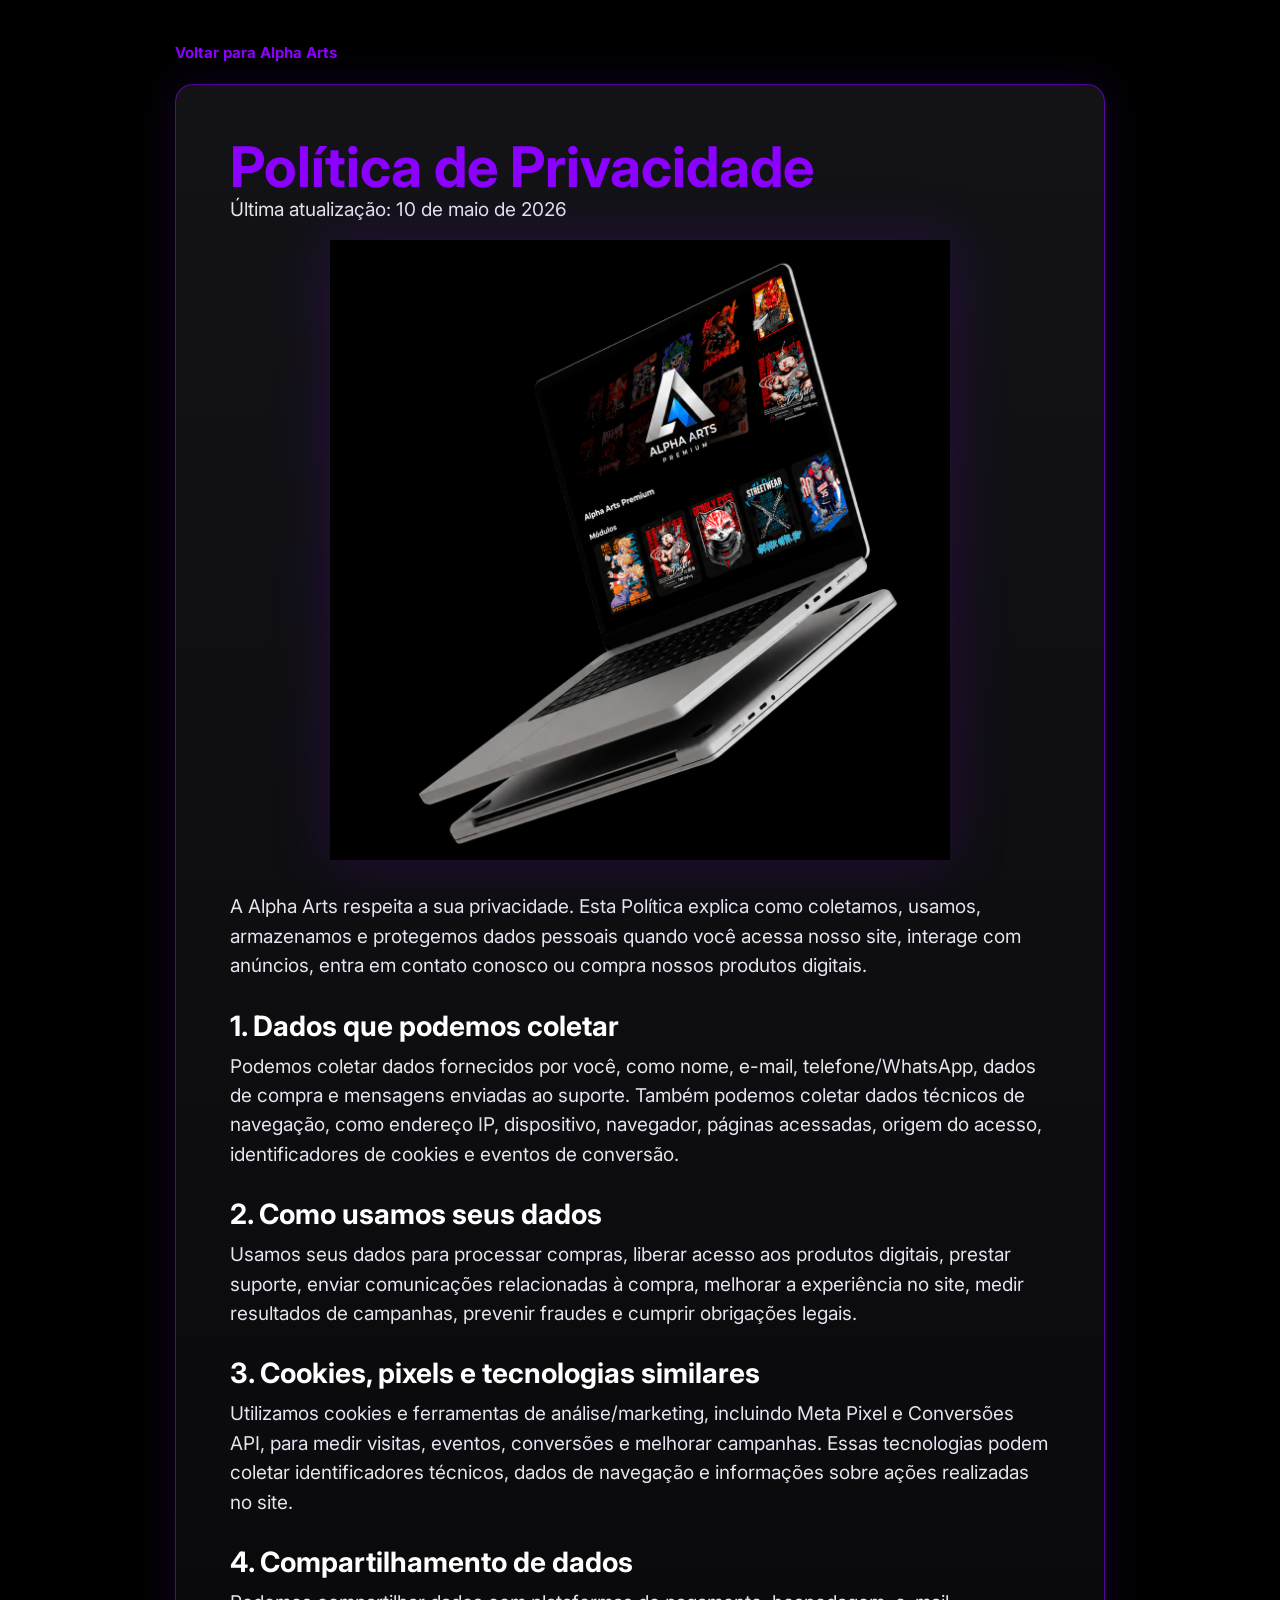
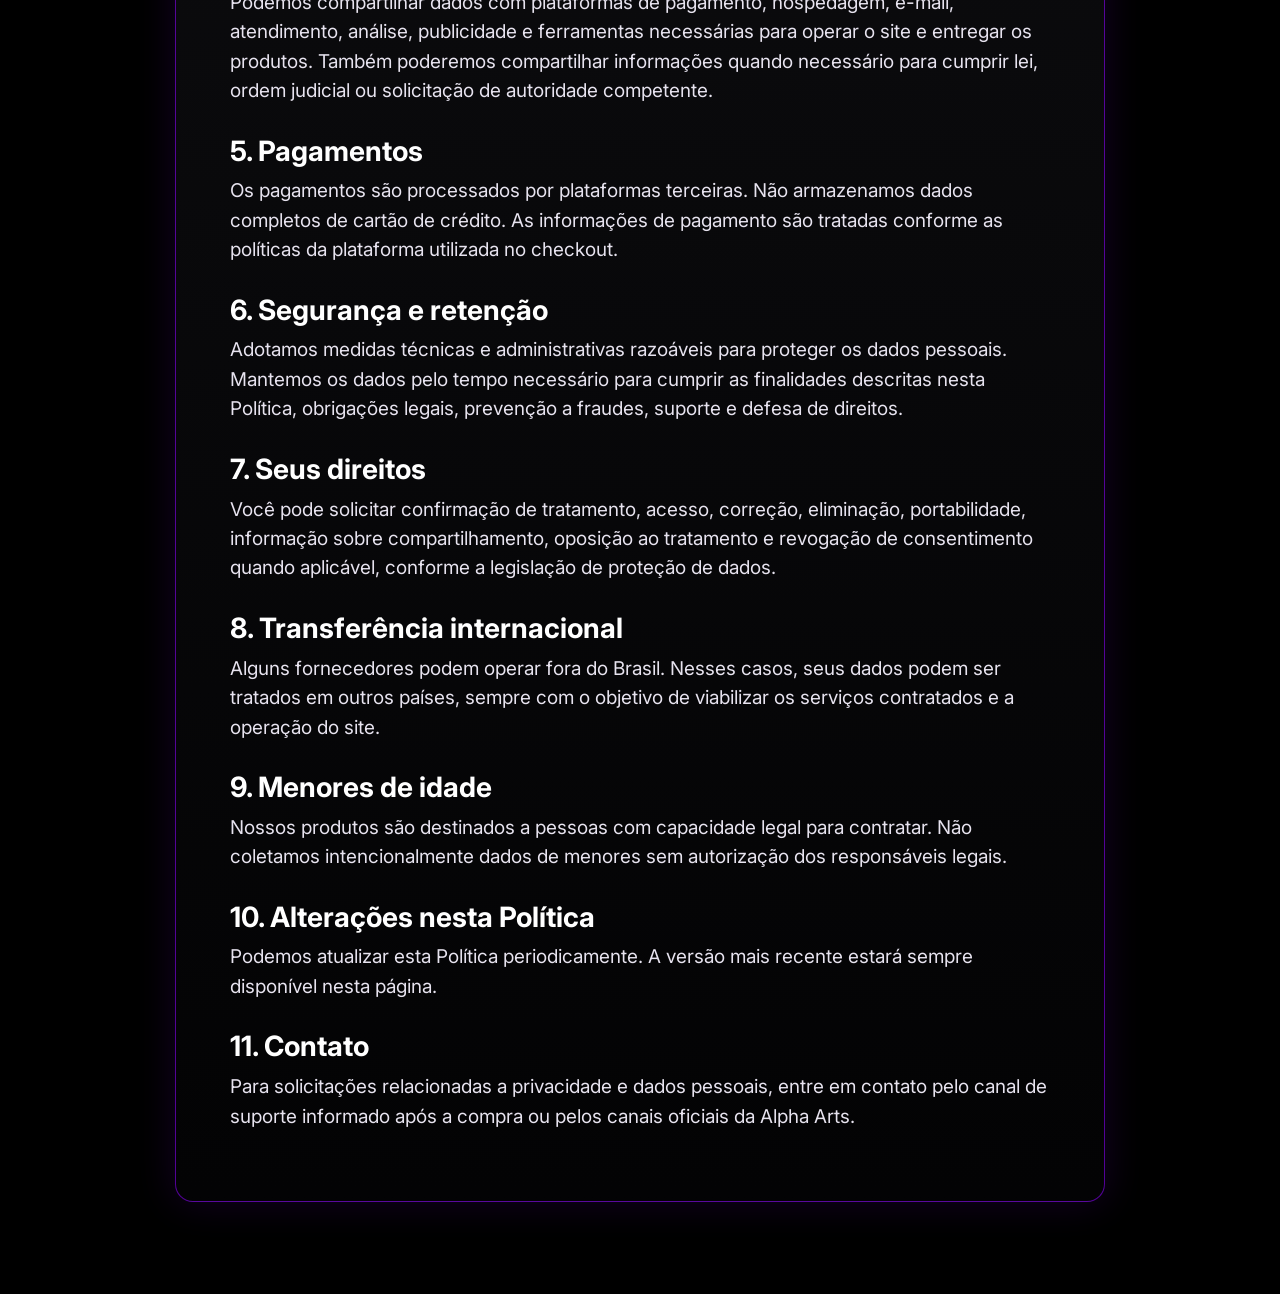
<file: privacidade.html>
<!doctype html>
<html lang="pt-BR">
<head>
  <meta charset="utf-8">
  <meta name="viewport" content="width=device-width, initial-scale=1">
  <title>Política de Privacidade | Alpha Arts</title>
  <link rel="icon" type="image/png" href="logo-lateral.png">
  <link rel="apple-touch-icon" href="logo-lateral.png">
  <link rel="preconnect" href="https://fonts.googleapis.com">
  <link rel="preconnect" href="https://fonts.gstatic.com" crossorigin>
  <link href="https://fonts.googleapis.com/css2?family=Inter:wght@400;500;600;700;800&display=swap" rel="stylesheet">
  <link rel="stylesheet" href="styles.css">
</head>
<body>
  <main class="legal-page">
    <a class="legal-back" href="/">Voltar para Alpha Arts</a>
    <article class="legal-card">
      <h1>Política de Privacidade</h1>
      <p class="legal-updated">Última atualização: 10 de maio de 2026</p>
      <img class="legal-hero-image" src="NOTEBOOK.png" alt="Alpha Arts Premium">

      <p>A Alpha Arts respeita a sua privacidade. Esta Política explica como coletamos, usamos, armazenamos e protegemos dados pessoais quando você acessa nosso site, interage com anúncios, entra em contato conosco ou compra nossos produtos digitais.</p>

      <h2>1. Dados que podemos coletar</h2>
      <p>Podemos coletar dados fornecidos por você, como nome, e-mail, telefone/WhatsApp, dados de compra e mensagens enviadas ao suporte. Também podemos coletar dados técnicos de navegação, como endereço IP, dispositivo, navegador, páginas acessadas, origem do acesso, identificadores de cookies e eventos de conversão.</p>

      <h2>2. Como usamos seus dados</h2>
      <p>Usamos seus dados para processar compras, liberar acesso aos produtos digitais, prestar suporte, enviar comunicações relacionadas à compra, melhorar a experiência no site, medir resultados de campanhas, prevenir fraudes e cumprir obrigações legais.</p>

      <h2>3. Cookies, pixels e tecnologias similares</h2>
      <p>Utilizamos cookies e ferramentas de análise/marketing, incluindo Meta Pixel e Conversões API, para medir visitas, eventos, conversões e melhorar campanhas. Essas tecnologias podem coletar identificadores técnicos, dados de navegação e informações sobre ações realizadas no site.</p>

      <h2>4. Compartilhamento de dados</h2>
      <p>Podemos compartilhar dados com plataformas de pagamento, hospedagem, e-mail, atendimento, análise, publicidade e ferramentas necessárias para operar o site e entregar os produtos. Também poderemos compartilhar informações quando necessário para cumprir lei, ordem judicial ou solicitação de autoridade competente.</p>

      <h2>5. Pagamentos</h2>
      <p>Os pagamentos são processados por plataformas terceiras. Não armazenamos dados completos de cartão de crédito. As informações de pagamento são tratadas conforme as políticas da plataforma utilizada no checkout.</p>

      <h2>6. Segurança e retenção</h2>
      <p>Adotamos medidas técnicas e administrativas razoáveis para proteger os dados pessoais. Mantemos os dados pelo tempo necessário para cumprir as finalidades descritas nesta Política, obrigações legais, prevenção a fraudes, suporte e defesa de direitos.</p>

      <h2>7. Seus direitos</h2>
      <p>Você pode solicitar confirmação de tratamento, acesso, correção, eliminação, portabilidade, informação sobre compartilhamento, oposição ao tratamento e revogação de consentimento quando aplicável, conforme a legislação de proteção de dados.</p>

      <h2>8. Transferência internacional</h2>
      <p>Alguns fornecedores podem operar fora do Brasil. Nesses casos, seus dados podem ser tratados em outros países, sempre com o objetivo de viabilizar os serviços contratados e a operação do site.</p>

      <h2>9. Menores de idade</h2>
      <p>Nossos produtos são destinados a pessoas com capacidade legal para contratar. Não coletamos intencionalmente dados de menores sem autorização dos responsáveis legais.</p>

      <h2>10. Alterações nesta Política</h2>
      <p>Podemos atualizar esta Política periodicamente. A versão mais recente estará sempre disponível nesta página.</p>

      <h2>11. Contato</h2>
      <p>Para solicitações relacionadas a privacidade e dados pessoais, entre em contato pelo canal de suporte informado após a compra ou pelos canais oficiais da Alpha Arts.</p>
    </article>
  </main>
</body>
</html>
</file>
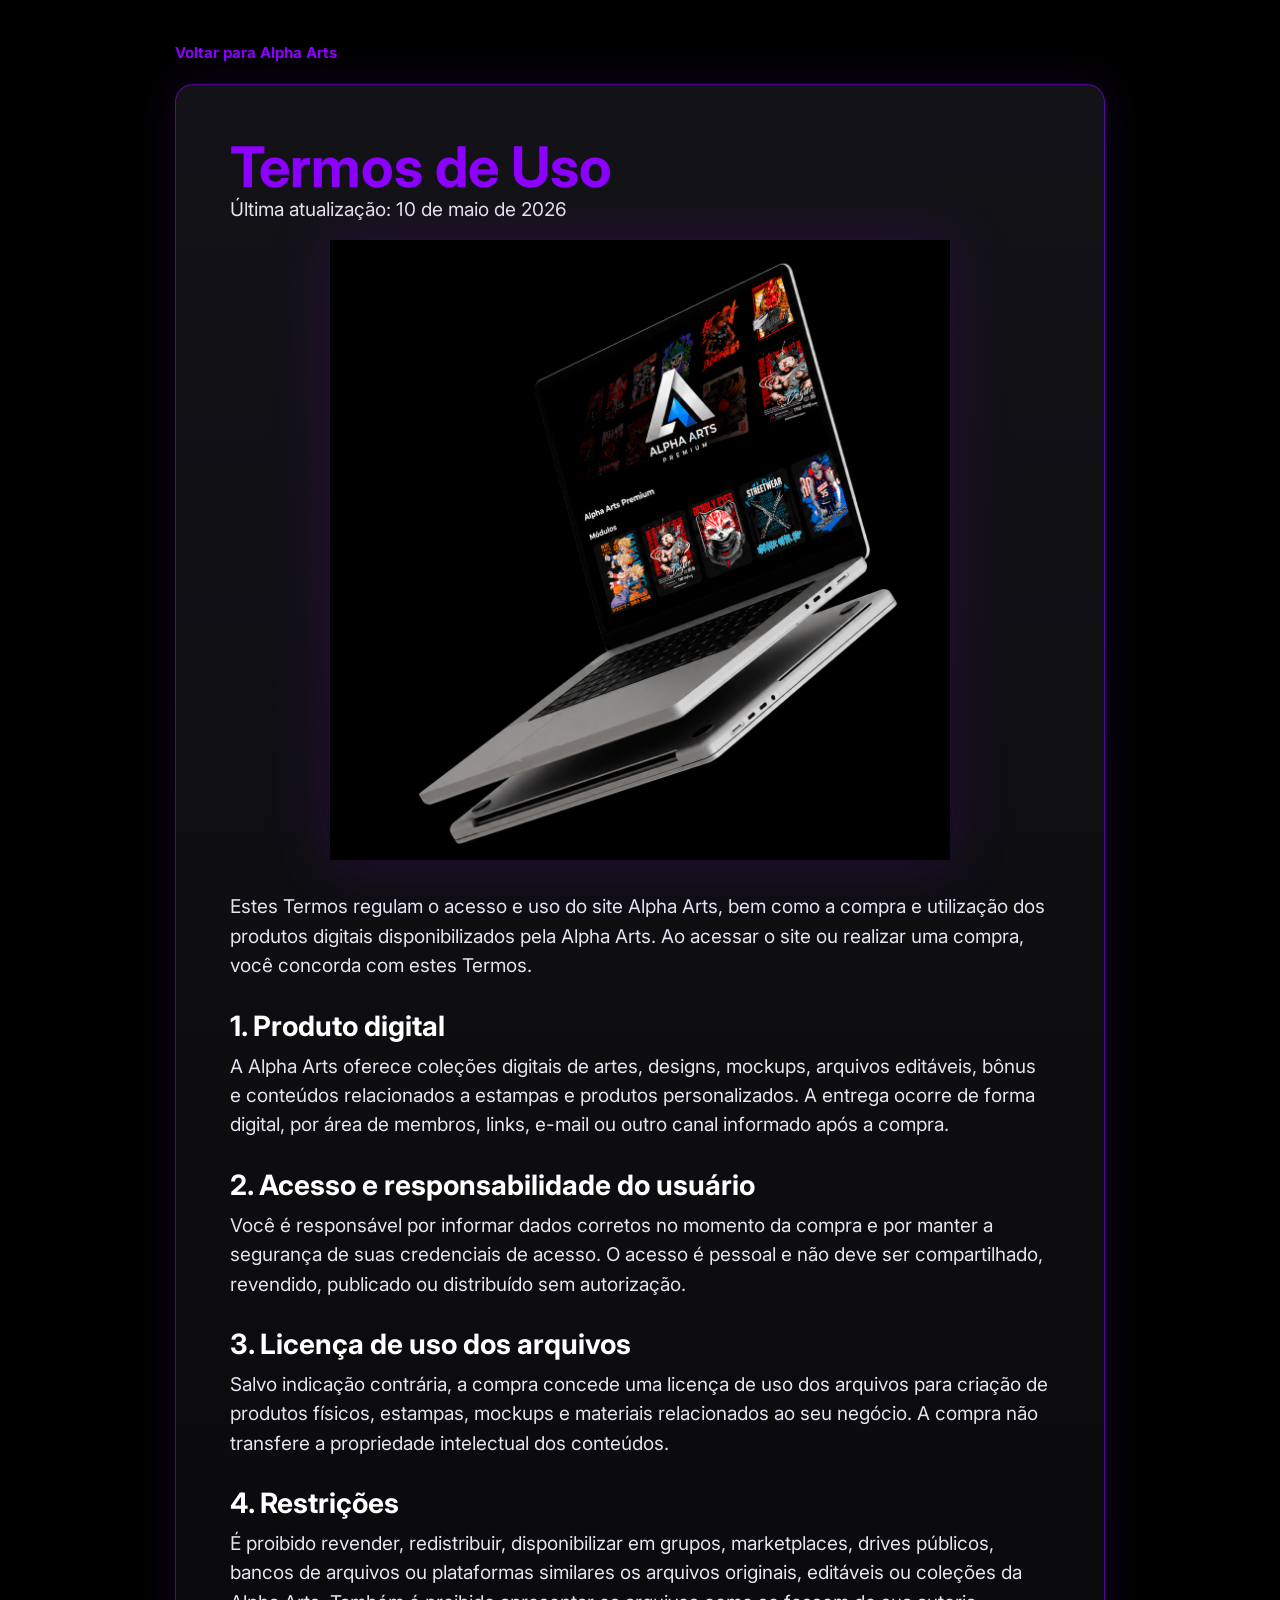
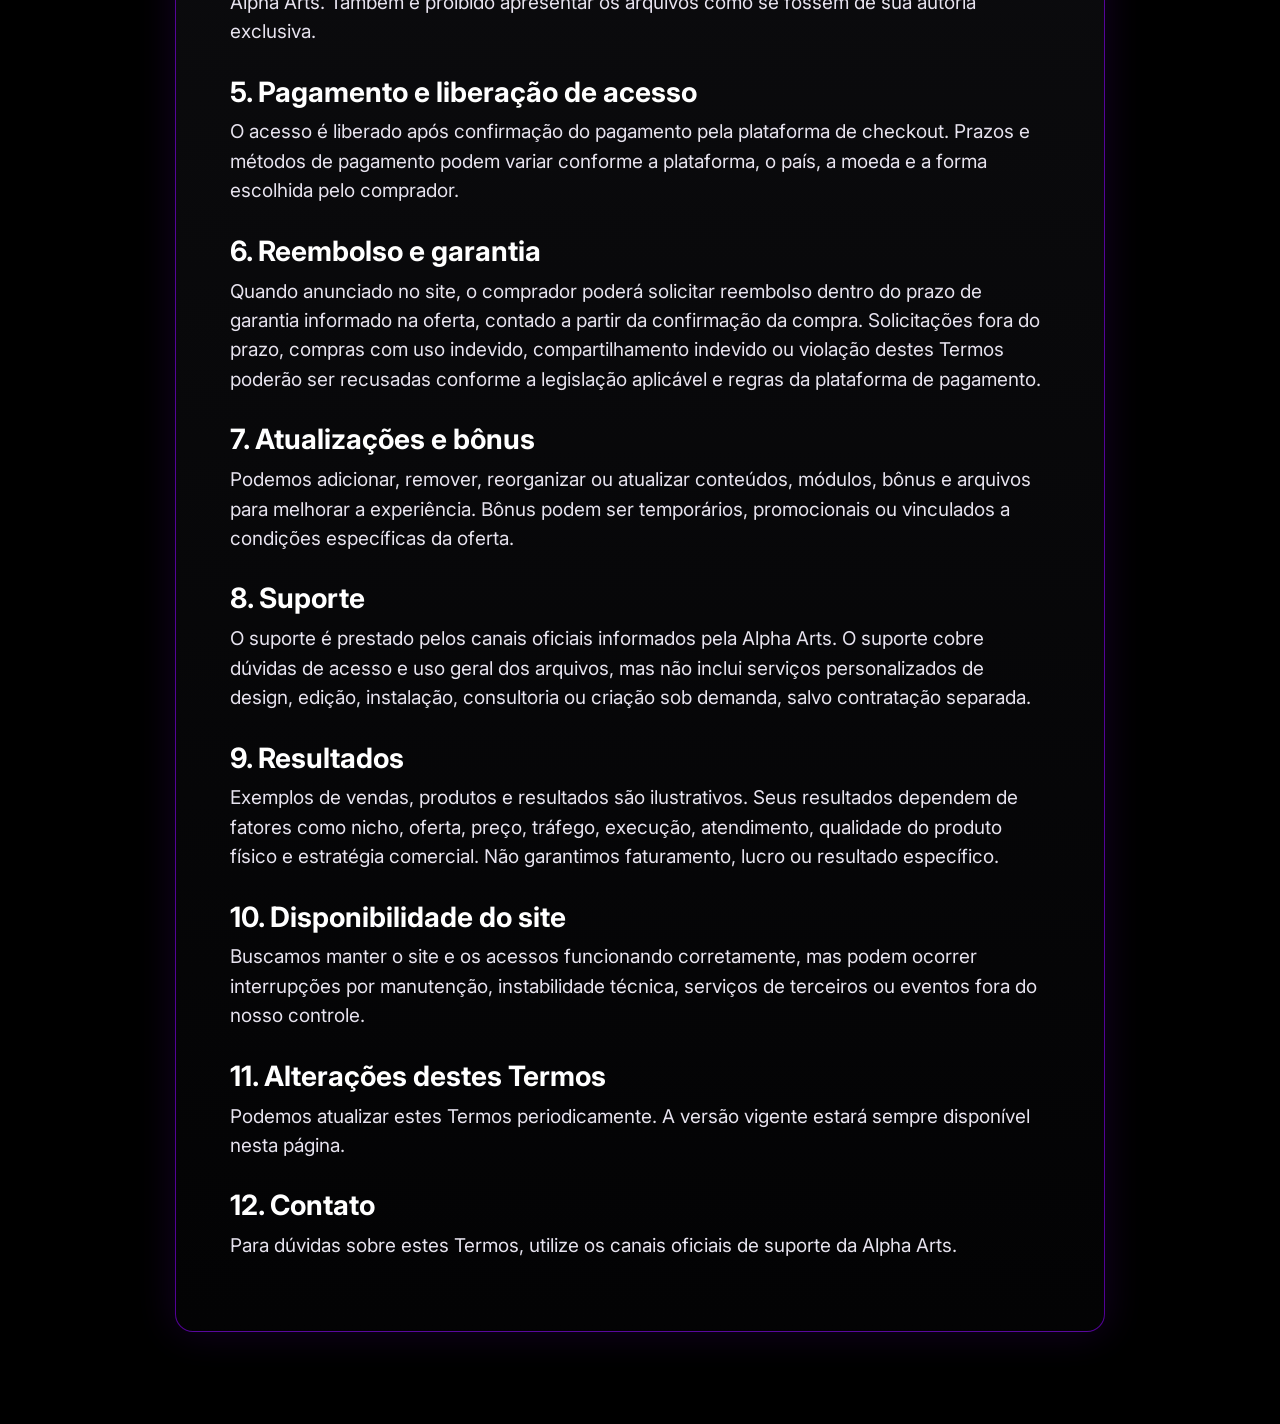
<file: termos.html>
<!doctype html>
<html lang="pt-BR">
<head>
  <meta charset="utf-8">
  <meta name="viewport" content="width=device-width, initial-scale=1">
  <title>Termos de Uso | Alpha Arts</title>
  <link rel="icon" type="image/png" href="logo-lateral.png">
  <link rel="apple-touch-icon" href="logo-lateral.png">
  <link rel="preconnect" href="https://fonts.googleapis.com">
  <link rel="preconnect" href="https://fonts.gstatic.com" crossorigin>
  <link href="https://fonts.googleapis.com/css2?family=Inter:wght@400;500;600;700;800&display=swap" rel="stylesheet">
  <link rel="stylesheet" href="styles.css">
</head>
<body>
  <main class="legal-page">
    <a class="legal-back" href="/">Voltar para Alpha Arts</a>
    <article class="legal-card">
      <h1>Termos de Uso</h1>
      <p class="legal-updated">Última atualização: 10 de maio de 2026</p>
      <img class="legal-hero-image" src="NOTEBOOK.png" alt="Alpha Arts Premium">

      <p>Estes Termos regulam o acesso e uso do site Alpha Arts, bem como a compra e utilização dos produtos digitais disponibilizados pela Alpha Arts. Ao acessar o site ou realizar uma compra, você concorda com estes Termos.</p>

      <h2>1. Produto digital</h2>
      <p>A Alpha Arts oferece coleções digitais de artes, designs, mockups, arquivos editáveis, bônus e conteúdos relacionados a estampas e produtos personalizados. A entrega ocorre de forma digital, por área de membros, links, e-mail ou outro canal informado após a compra.</p>

      <h2>2. Acesso e responsabilidade do usuário</h2>
      <p>Você é responsável por informar dados corretos no momento da compra e por manter a segurança de suas credenciais de acesso. O acesso é pessoal e não deve ser compartilhado, revendido, publicado ou distribuído sem autorização.</p>

      <h2>3. Licença de uso dos arquivos</h2>
      <p>Salvo indicação contrária, a compra concede uma licença de uso dos arquivos para criação de produtos físicos, estampas, mockups e materiais relacionados ao seu negócio. A compra não transfere a propriedade intelectual dos conteúdos.</p>

      <h2>4. Restrições</h2>
      <p>É proibido revender, redistribuir, disponibilizar em grupos, marketplaces, drives públicos, bancos de arquivos ou plataformas similares os arquivos originais, editáveis ou coleções da Alpha Arts. Também é proibido apresentar os arquivos como se fossem de sua autoria exclusiva.</p>

      <h2>5. Pagamento e liberação de acesso</h2>
      <p>O acesso é liberado após confirmação do pagamento pela plataforma de checkout. Prazos e métodos de pagamento podem variar conforme a plataforma, o país, a moeda e a forma escolhida pelo comprador.</p>

      <h2>6. Reembolso e garantia</h2>
      <p>Quando anunciado no site, o comprador poderá solicitar reembolso dentro do prazo de garantia informado na oferta, contado a partir da confirmação da compra. Solicitações fora do prazo, compras com uso indevido, compartilhamento indevido ou violação destes Termos poderão ser recusadas conforme a legislação aplicável e regras da plataforma de pagamento.</p>

      <h2>7. Atualizações e bônus</h2>
      <p>Podemos adicionar, remover, reorganizar ou atualizar conteúdos, módulos, bônus e arquivos para melhorar a experiência. Bônus podem ser temporários, promocionais ou vinculados a condições específicas da oferta.</p>

      <h2>8. Suporte</h2>
      <p>O suporte é prestado pelos canais oficiais informados pela Alpha Arts. O suporte cobre dúvidas de acesso e uso geral dos arquivos, mas não inclui serviços personalizados de design, edição, instalação, consultoria ou criação sob demanda, salvo contratação separada.</p>

      <h2>9. Resultados</h2>
      <p>Exemplos de vendas, produtos e resultados são ilustrativos. Seus resultados dependem de fatores como nicho, oferta, preço, tráfego, execução, atendimento, qualidade do produto físico e estratégia comercial. Não garantimos faturamento, lucro ou resultado específico.</p>

      <h2>10. Disponibilidade do site</h2>
      <p>Buscamos manter o site e os acessos funcionando corretamente, mas podem ocorrer interrupções por manutenção, instabilidade técnica, serviços de terceiros ou eventos fora do nosso controle.</p>

      <h2>11. Alterações destes Termos</h2>
      <p>Podemos atualizar estes Termos periodicamente. A versão vigente estará sempre disponível nesta página.</p>

      <h2>12. Contato</h2>
      <p>Para dúvidas sobre estes Termos, utilize os canais oficiais de suporte da Alpha Arts.</p>
    </article>
  </main>
</body>
</html>
</file>
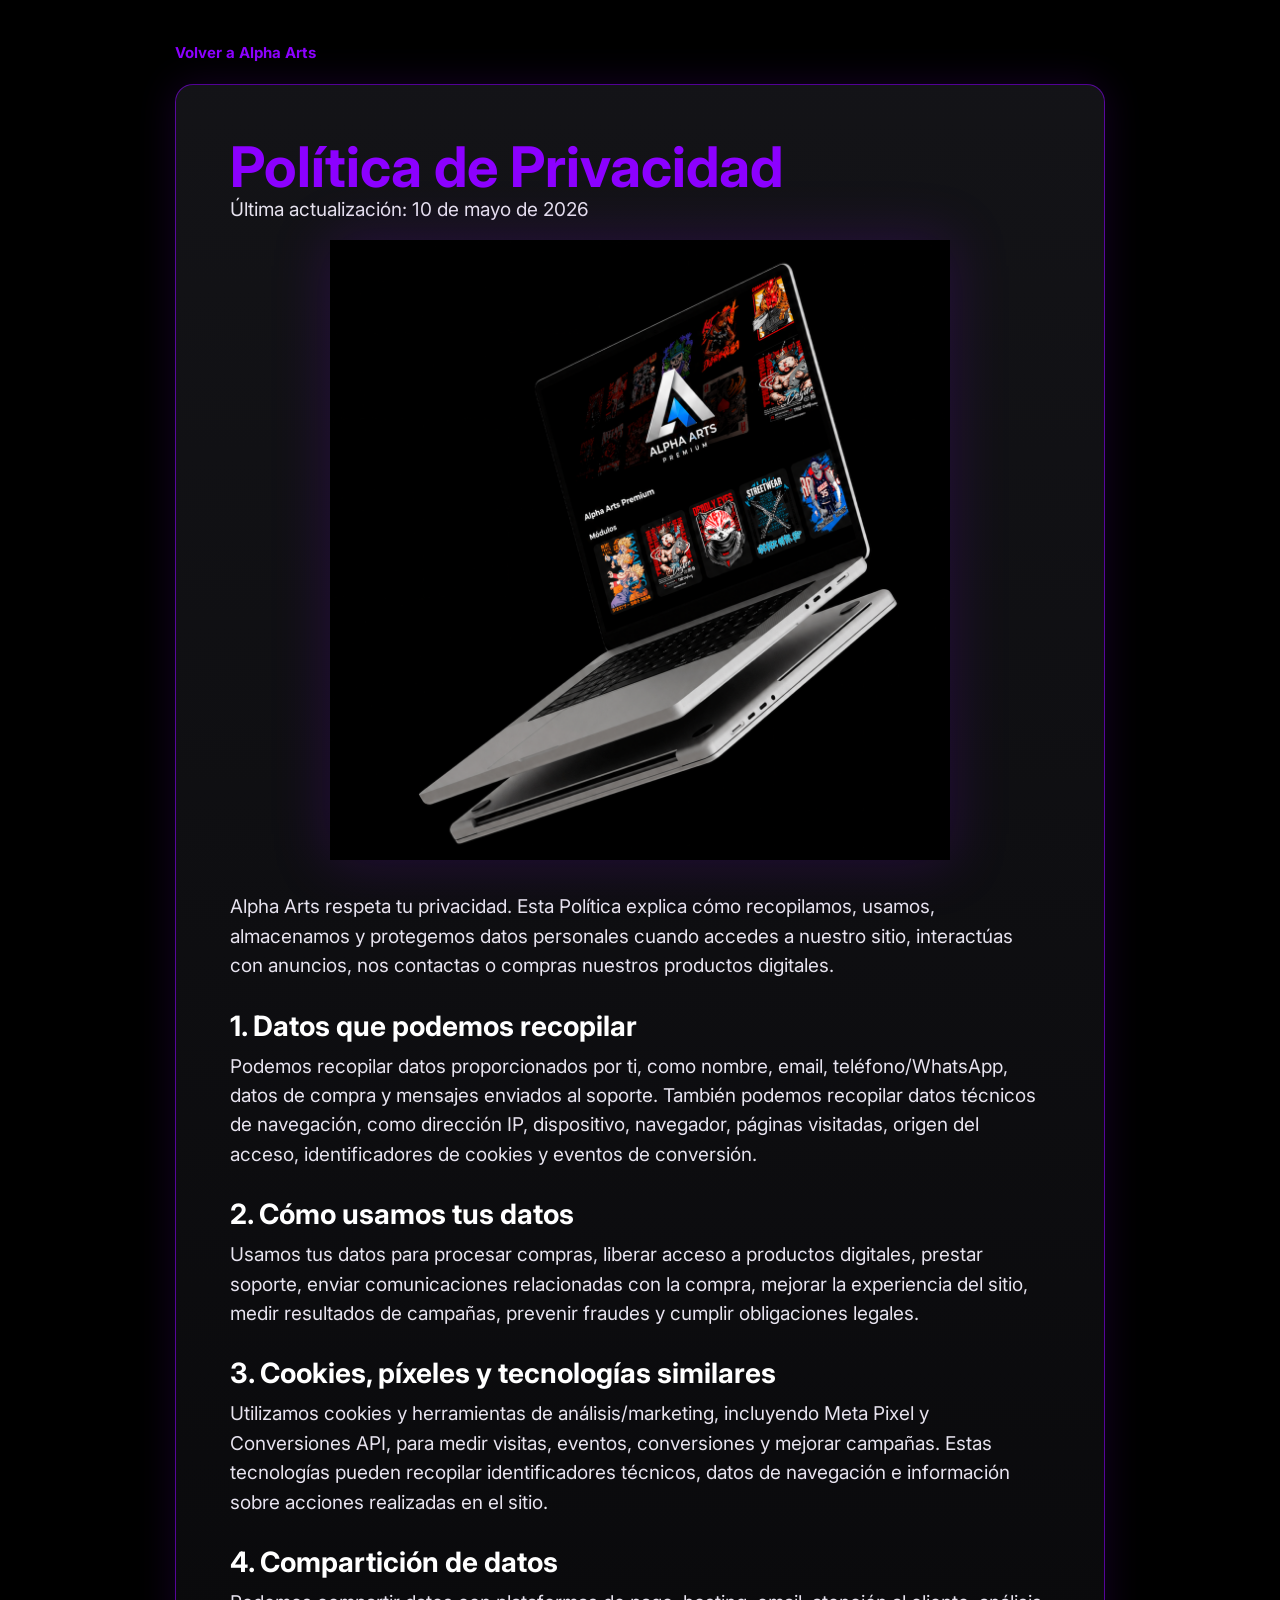
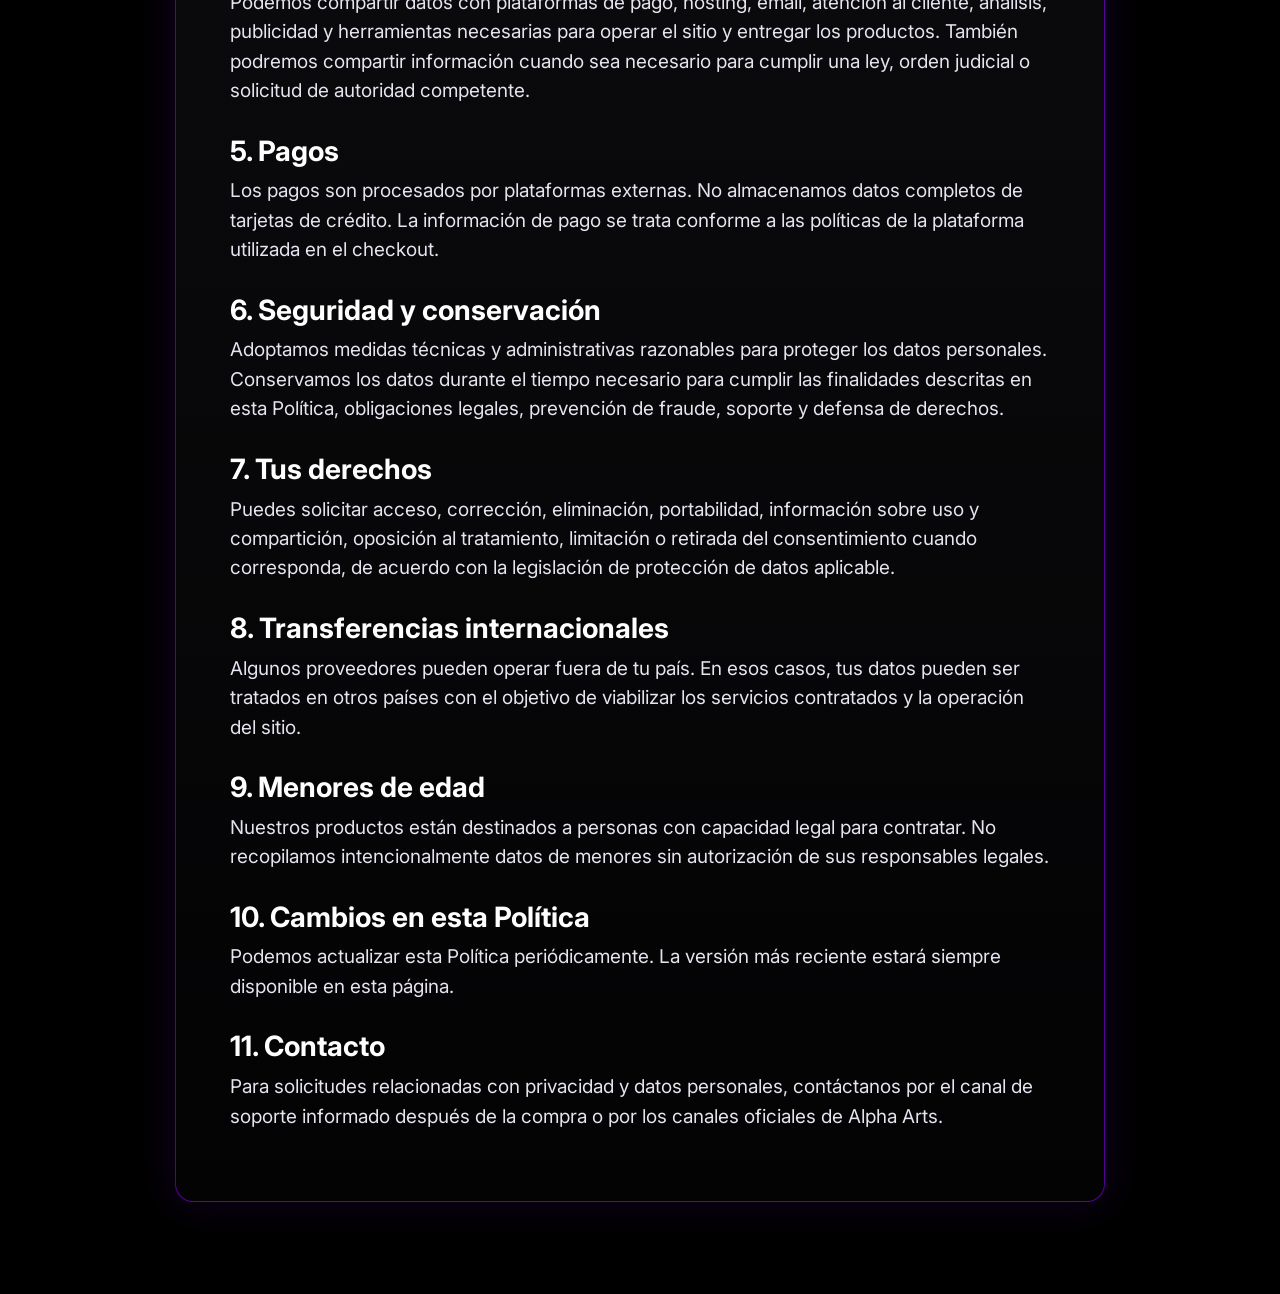
<file: es/privacidad.html>
<!doctype html>
<html lang="es">
<head>
  <meta charset="utf-8">
  <meta name="viewport" content="width=device-width, initial-scale=1">
  <title>Política de Privacidad | Alpha Arts</title>
  <link rel="icon" type="image/png" href="../logo-lateral.png">
  <link rel="apple-touch-icon" href="../logo-lateral.png">
  <link rel="preconnect" href="https://fonts.googleapis.com">
  <link rel="preconnect" href="https://fonts.gstatic.com" crossorigin>
  <link href="https://fonts.googleapis.com/css2?family=Inter:wght@400;500;600;700;800&display=swap" rel="stylesheet">
  <link rel="stylesheet" href="../styles.css">
</head>
<body>
  <main class="legal-page">
    <a class="legal-back" href="/es">Volver a Alpha Arts</a>
    <article class="legal-card">
      <h1>Política de Privacidad</h1>
      <p class="legal-updated">Última actualización: 10 de mayo de 2026</p>
      <img class="legal-hero-image" src="../NOTEBOOK.png" alt="Alpha Arts Premium">

      <p>Alpha Arts respeta tu privacidad. Esta Política explica cómo recopilamos, usamos, almacenamos y protegemos datos personales cuando accedes a nuestro sitio, interactúas con anuncios, nos contactas o compras nuestros productos digitales.</p>

      <h2>1. Datos que podemos recopilar</h2>
      <p>Podemos recopilar datos proporcionados por ti, como nombre, email, teléfono/WhatsApp, datos de compra y mensajes enviados al soporte. También podemos recopilar datos técnicos de navegación, como dirección IP, dispositivo, navegador, páginas visitadas, origen del acceso, identificadores de cookies y eventos de conversión.</p>

      <h2>2. Cómo usamos tus datos</h2>
      <p>Usamos tus datos para procesar compras, liberar acceso a productos digitales, prestar soporte, enviar comunicaciones relacionadas con la compra, mejorar la experiencia del sitio, medir resultados de campañas, prevenir fraudes y cumplir obligaciones legales.</p>

      <h2>3. Cookies, píxeles y tecnologías similares</h2>
      <p>Utilizamos cookies y herramientas de análisis/marketing, incluyendo Meta Pixel y Conversiones API, para medir visitas, eventos, conversiones y mejorar campañas. Estas tecnologías pueden recopilar identificadores técnicos, datos de navegación e información sobre acciones realizadas en el sitio.</p>

      <h2>4. Compartición de datos</h2>
      <p>Podemos compartir datos con plataformas de pago, hosting, email, atención al cliente, análisis, publicidad y herramientas necesarias para operar el sitio y entregar los productos. También podremos compartir información cuando sea necesario para cumplir una ley, orden judicial o solicitud de autoridad competente.</p>

      <h2>5. Pagos</h2>
      <p>Los pagos son procesados por plataformas externas. No almacenamos datos completos de tarjetas de crédito. La información de pago se trata conforme a las políticas de la plataforma utilizada en el checkout.</p>

      <h2>6. Seguridad y conservación</h2>
      <p>Adoptamos medidas técnicas y administrativas razonables para proteger los datos personales. Conservamos los datos durante el tiempo necesario para cumplir las finalidades descritas en esta Política, obligaciones legales, prevención de fraude, soporte y defensa de derechos.</p>

      <h2>7. Tus derechos</h2>
      <p>Puedes solicitar acceso, corrección, eliminación, portabilidad, información sobre uso y compartición, oposición al tratamiento, limitación o retirada del consentimiento cuando corresponda, de acuerdo con la legislación de protección de datos aplicable.</p>

      <h2>8. Transferencias internacionales</h2>
      <p>Algunos proveedores pueden operar fuera de tu país. En esos casos, tus datos pueden ser tratados en otros países con el objetivo de viabilizar los servicios contratados y la operación del sitio.</p>

      <h2>9. Menores de edad</h2>
      <p>Nuestros productos están destinados a personas con capacidad legal para contratar. No recopilamos intencionalmente datos de menores sin autorización de sus responsables legales.</p>

      <h2>10. Cambios en esta Política</h2>
      <p>Podemos actualizar esta Política periódicamente. La versión más reciente estará siempre disponible en esta página.</p>

      <h2>11. Contacto</h2>
      <p>Para solicitudes relacionadas con privacidad y datos personales, contáctanos por el canal de soporte informado después de la compra o por los canales oficiales de Alpha Arts.</p>
    </article>
  </main>
</body>
</html>
</file>
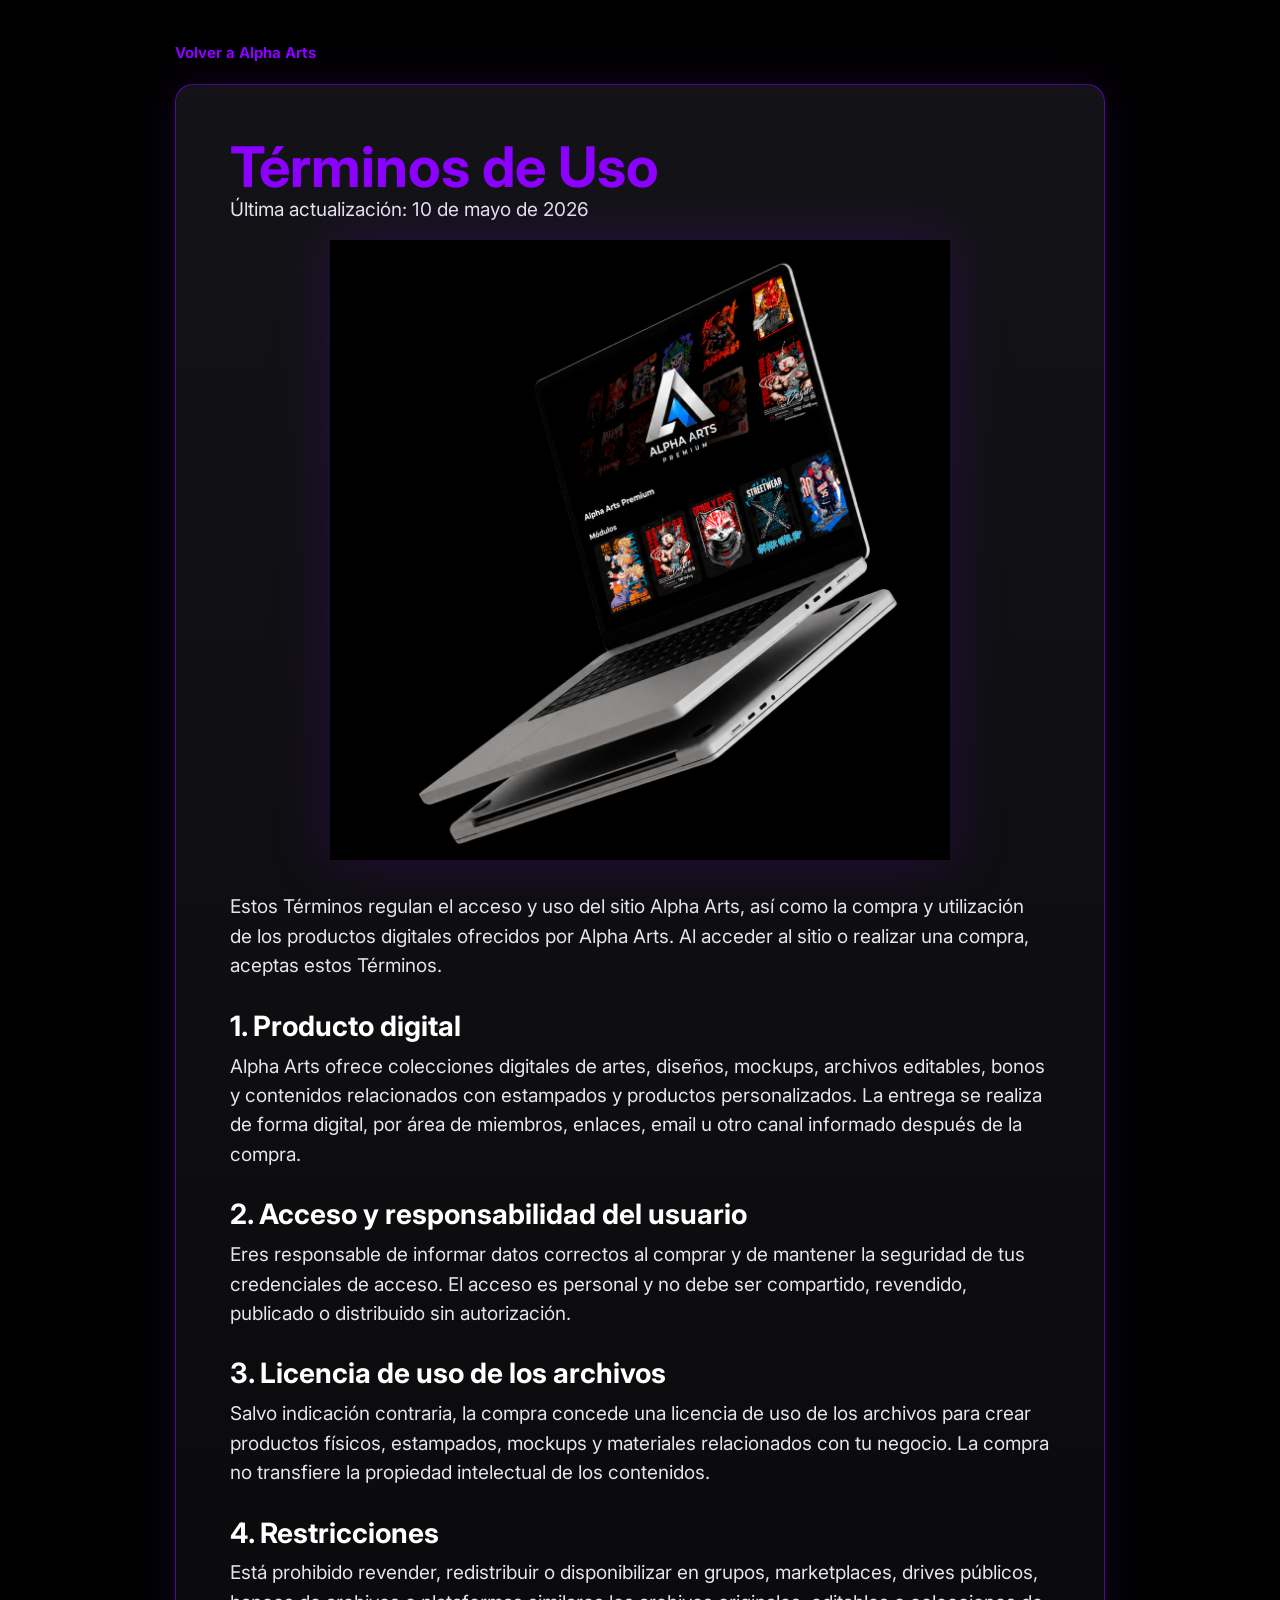
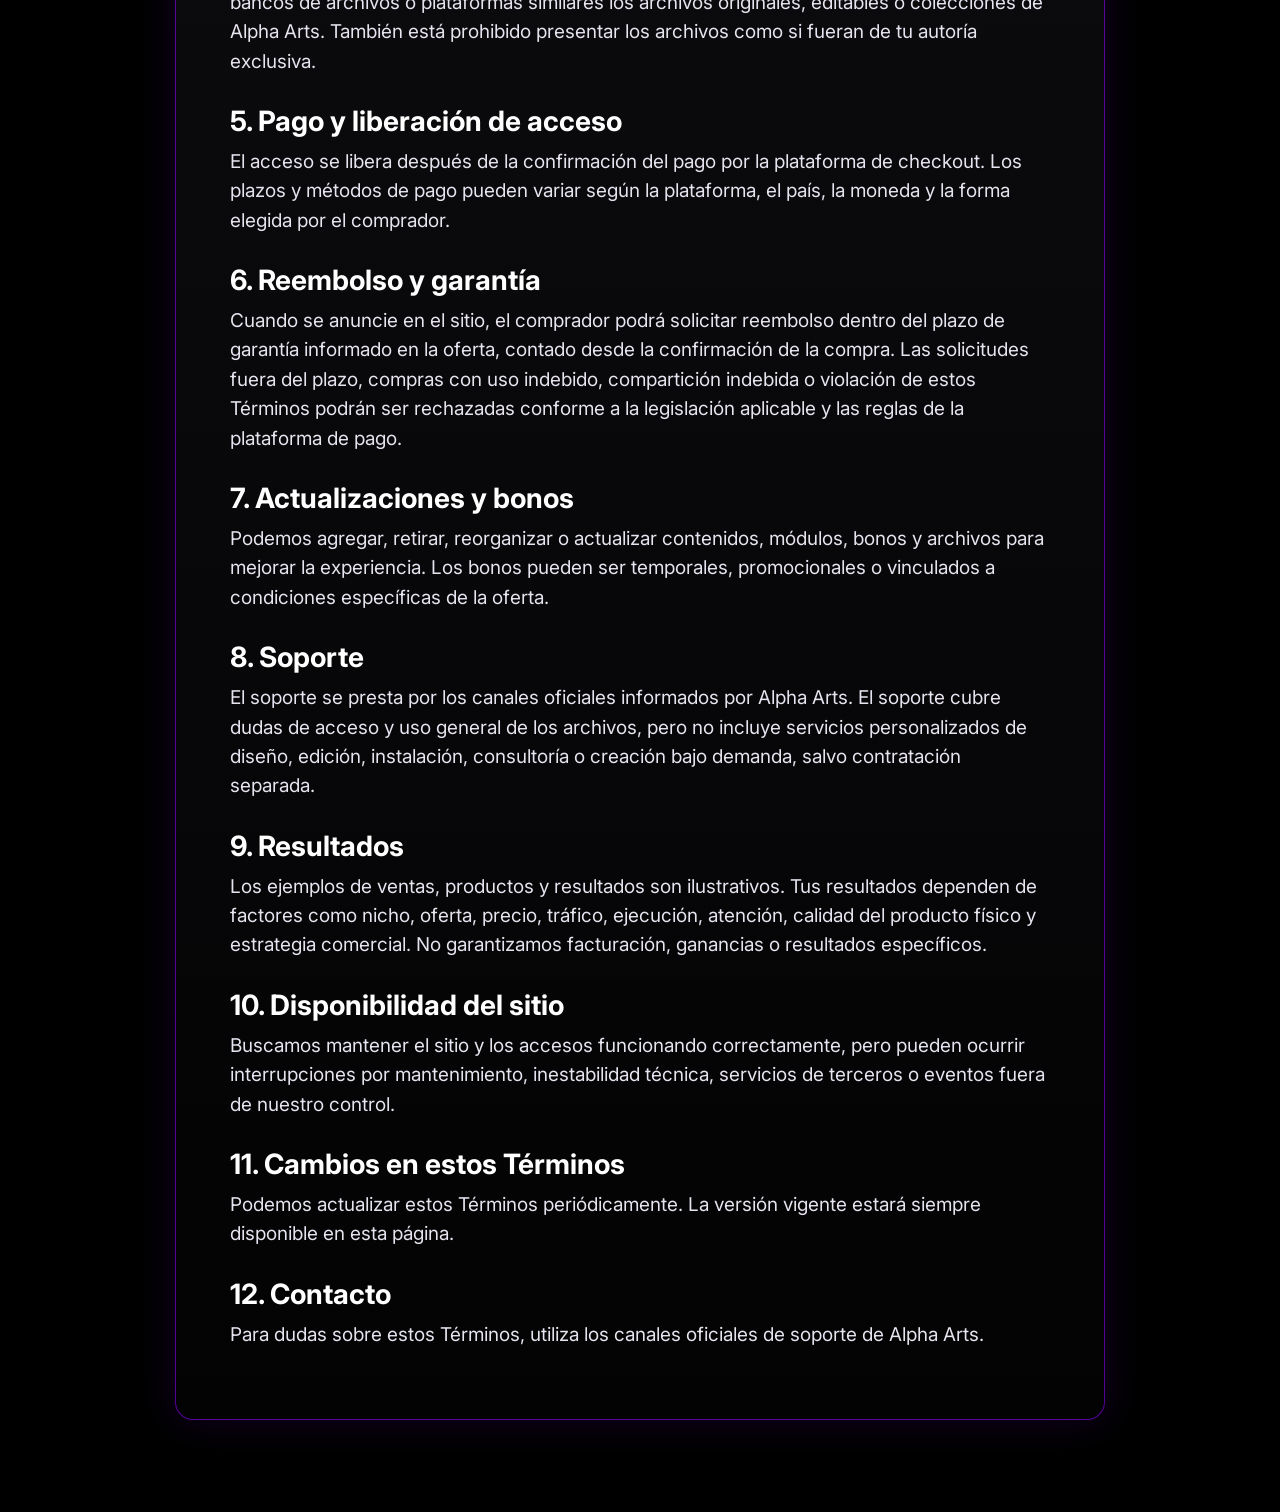
<file: es/terminos.html>
<!doctype html>
<html lang="es">
<head>
  <meta charset="utf-8">
  <meta name="viewport" content="width=device-width, initial-scale=1">
  <title>Términos de Uso | Alpha Arts</title>
  <link rel="icon" type="image/png" href="../logo-lateral.png">
  <link rel="apple-touch-icon" href="../logo-lateral.png">
  <link rel="preconnect" href="https://fonts.googleapis.com">
  <link rel="preconnect" href="https://fonts.gstatic.com" crossorigin>
  <link href="https://fonts.googleapis.com/css2?family=Inter:wght@400;500;600;700;800&display=swap" rel="stylesheet">
  <link rel="stylesheet" href="../styles.css">
</head>
<body>
  <main class="legal-page">
    <a class="legal-back" href="/es">Volver a Alpha Arts</a>
    <article class="legal-card">
      <h1>Términos de Uso</h1>
      <p class="legal-updated">Última actualización: 10 de mayo de 2026</p>
      <img class="legal-hero-image" src="../NOTEBOOK.png" alt="Alpha Arts Premium">

      <p>Estos Términos regulan el acceso y uso del sitio Alpha Arts, así como la compra y utilización de los productos digitales ofrecidos por Alpha Arts. Al acceder al sitio o realizar una compra, aceptas estos Términos.</p>

      <h2>1. Producto digital</h2>
      <p>Alpha Arts ofrece colecciones digitales de artes, diseños, mockups, archivos editables, bonos y contenidos relacionados con estampados y productos personalizados. La entrega se realiza de forma digital, por área de miembros, enlaces, email u otro canal informado después de la compra.</p>

      <h2>2. Acceso y responsabilidad del usuario</h2>
      <p>Eres responsable de informar datos correctos al comprar y de mantener la seguridad de tus credenciales de acceso. El acceso es personal y no debe ser compartido, revendido, publicado o distribuido sin autorización.</p>

      <h2>3. Licencia de uso de los archivos</h2>
      <p>Salvo indicación contraria, la compra concede una licencia de uso de los archivos para crear productos físicos, estampados, mockups y materiales relacionados con tu negocio. La compra no transfiere la propiedad intelectual de los contenidos.</p>

      <h2>4. Restricciones</h2>
      <p>Está prohibido revender, redistribuir o disponibilizar en grupos, marketplaces, drives públicos, bancos de archivos o plataformas similares los archivos originales, editables o colecciones de Alpha Arts. También está prohibido presentar los archivos como si fueran de tu autoría exclusiva.</p>

      <h2>5. Pago y liberación de acceso</h2>
      <p>El acceso se libera después de la confirmación del pago por la plataforma de checkout. Los plazos y métodos de pago pueden variar según la plataforma, el país, la moneda y la forma elegida por el comprador.</p>

      <h2>6. Reembolso y garantía</h2>
      <p>Cuando se anuncie en el sitio, el comprador podrá solicitar reembolso dentro del plazo de garantía informado en la oferta, contado desde la confirmación de la compra. Las solicitudes fuera del plazo, compras con uso indebido, compartición indebida o violación de estos Términos podrán ser rechazadas conforme a la legislación aplicable y las reglas de la plataforma de pago.</p>

      <h2>7. Actualizaciones y bonos</h2>
      <p>Podemos agregar, retirar, reorganizar o actualizar contenidos, módulos, bonos y archivos para mejorar la experiencia. Los bonos pueden ser temporales, promocionales o vinculados a condiciones específicas de la oferta.</p>

      <h2>8. Soporte</h2>
      <p>El soporte se presta por los canales oficiales informados por Alpha Arts. El soporte cubre dudas de acceso y uso general de los archivos, pero no incluye servicios personalizados de diseño, edición, instalación, consultoría o creación bajo demanda, salvo contratación separada.</p>

      <h2>9. Resultados</h2>
      <p>Los ejemplos de ventas, productos y resultados son ilustrativos. Tus resultados dependen de factores como nicho, oferta, precio, tráfico, ejecución, atención, calidad del producto físico y estrategia comercial. No garantizamos facturación, ganancias o resultados específicos.</p>

      <h2>10. Disponibilidad del sitio</h2>
      <p>Buscamos mantener el sitio y los accesos funcionando correctamente, pero pueden ocurrir interrupciones por mantenimiento, inestabilidad técnica, servicios de terceros o eventos fuera de nuestro control.</p>

      <h2>11. Cambios en estos Términos</h2>
      <p>Podemos actualizar estos Términos periódicamente. La versión vigente estará siempre disponible en esta página.</p>

      <h2>12. Contacto</h2>
      <p>Para dudas sobre estos Términos, utiliza los canales oficiales de soporte de Alpha Arts.</p>
    </article>
  </main>
</body>
</html>
</file>
<file: styles.css>
:root {
  --bg: #000;
  --panel: #050506;
  --line: #424247;
  --text: #f7f5ff;
  --muted: #d7d3dd;
  --purple: #8c00ff;
  --purple-2: #a000ff;
  --purple-3: #6900d7;
}

* {
  box-sizing: border-box;
}

html {
  background: #000;
  scroll-behavior: smooth;
}

body {
  margin: 0;
  min-height: 100vh;
  background: #000;
  color: var(--text);
  font-family: Inter, Arial, Helvetica, sans-serif;
  letter-spacing: 0;
}

body::before {
  content: "";
  position: fixed;
  inset: 0;
  z-index: -1;
  background:
    radial-gradient(circle at 50% 12%, rgba(140, 0, 255, .10), transparent 27%),
    radial-gradient(circle at 50% 72%, rgba(140, 0, 255, .06), transparent 30%),
    #000;
}

a {
  color: inherit;
  text-decoration: none;
}

img {
  display: block;
  max-width: 100%;
}

.phone-page {
  position: relative;
  width: 100%;
  min-height: 100vh;
  overflow: hidden;
  padding: 20px 0 120px;
}

.top-pill {
  position: relative;
  z-index: 2;
  width: min(calc(100% - 36px), 1342px);
  height: 77px;
  margin: 0 auto;
  border: 1px solid #35353a;
  border-radius: 21px;
  background: #111113;
  display: flex;
  align-items: center;
  padding: 0 43px;
  animation: rise .7s ease both;
}

.top-pill img {
  width: 54px;
  height: auto;
}

.alpha-logo {
  display: inline-flex;
  align-items: center;
  gap: 10px;
  line-height: 1;
  letter-spacing: 0;
}

.alpha-logo span {
  display: inline-grid;
  gap: 2px;
}

.alpha-logo strong {
  color: #d7d7dc;
  font-size: 31px;
  font-weight: 800;
  letter-spacing: 1.2px;
  text-shadow:
    0 1px 0 #fff,
    0 -1px 0 rgba(0, 0, 0, .75),
    0 0 13px rgba(255, 255, 255, .22);
}

.alpha-logo small {
  margin-left: 1px;
  color: #aaaab0;
  font-size: 8px;
  font-weight: 600;
  letter-spacing: .7px;
  text-shadow: 0 0 7px rgba(255, 255, 255, .18);
}

.hero {
  position: relative;
  z-index: 1;
  width: min(calc(100% - 32px), 980px);
  min-height: 750px;
  margin: 0 auto;
  padding: 139px 0 0;
  text-align: center;
  display: flex;
  flex-direction: column;
  align-items: center;
  overflow: hidden;
  animation: rise .8s .08s ease both;
}

.hero-dotted {
  position: absolute;
  top: 0;
  left: -24%;
  right: -24%;
  z-index: 0;
  width: 148%;
  height: 790px;
  opacity: .9;
  pointer-events: none;
  mix-blend-mode: screen;
  mask-image: linear-gradient(180deg, #000 0%, #000 86%, transparent 100%);
}

.hero::before {
  content: "";
  position: absolute;
  top: -12px;
  left: 6%;
  right: 6%;
  bottom: 42px;
  z-index: 1;
  pointer-events: none;
  background:
    radial-gradient(ellipse at 50% 28%, rgba(0, 0, 0, .94) 0%, rgba(0, 0, 0, .9) 28%, rgba(0, 0, 0, .62) 52%, transparent 72%),
    radial-gradient(ellipse at 50% 54%, rgba(0, 0, 0, .94) 0%, rgba(0, 0, 0, .88) 30%, rgba(0, 0, 0, .56) 54%, transparent 74%),
    linear-gradient(180deg, transparent 0%, rgba(0, 0, 0, .42) 20%, rgba(0, 0, 0, .48) 58%, rgba(0, 0, 0, .25) 82%, transparent 100%);
}

.hero > :not(.hero-dotted) {
  position: relative;
  z-index: 2;
}

.hero h1 {
  max-width: 910px;
  margin: 0 auto;
  color: var(--purple);
  text-align: center;
  font-size: 60px;
  line-height: 1.13;
  font-weight: 400;
  text-transform: uppercase;
  text-shadow: 0 0 20px rgba(140, 0, 255, .26);
}

.hero-sub {
  max-width: 860px;
  margin: 43px auto 26px;
  color: #fff;
  text-align: center;
  font-size: 39px;
  line-height: 1.32;
  font-weight: 300;
  text-shadow: none;
}

.hero-sub strong {
  color: var(--purple);
  font-weight: 400;
}

.logo-strip,
.mockup-stage {
  display: none;
}

.access-copy {
  max-width: 760px;
  margin: 0 auto 38px;
  color: #fff;
  font-size: 27px;
  line-height: 1.08;
  font-weight: 300;
}

.access-copy strong {
  color: var(--purple);
  font-weight: 400;
}

.primary-btn {
  display: inline-flex;
  align-items: center;
  justify-content: center;
  min-height: 47px;
  padding: 0 25px;
  border: 1px solid #fff;
  border-radius: 9px;
  background: linear-gradient(180deg, #9c12ff 0%, #7200da 100%);
  color: #fff;
  font-size: 21px;
  line-height: 1;
  font-weight: 800;
  text-transform: uppercase;
  box-shadow: 0 0 28px rgba(140, 0, 255, .32);
  transition: transform .18s ease, box-shadow .18s ease, filter .18s ease;
}

.primary-btn:hover {
  transform: translateY(-2px);
  filter: saturate(1.15);
  box-shadow: 0 0 38px rgba(140, 0, 255, .58);
}

.hero .primary-btn {
  margin-top: 46px;
}

.mobile-space {
  display: none;
}

.premium-strip {
  width: 100%;
  min-height: 58px;
  overflow: hidden;
  padding: 0;
  background: linear-gradient(90deg, #6200d8 0%, #9300ff 50%, #6d00d9 100%);
  color: #fff;
  font-size: 22px;
  font-weight: 700;
  box-shadow: 0 -8px 30px rgba(140, 0, 255, .16);
}

.premium-track {
  display: flex;
  width: max-content;
  min-height: 58px;
  align-items: center;
  gap: 118px;
  animation: stripSlide 42s linear infinite;
  will-change: transform;
}

.premium-track img {
  width: auto;
  height: 40px;
  flex: 0 0 auto;
}

.intro {
  width: min(calc(100% - 32px), 900px);
  margin: 0 auto;
  padding: 110px 0 48px;
  text-align: center;
}

.intro h2,
.community h2,
.bonus h2 {
  max-width: 760px;
  margin: 0 auto;
  color: var(--purple);
  font-size: clamp(34px, 3vw, 38px);
  line-height: 1.08;
  font-weight: 400;
  text-transform: uppercase;
}

.intro p {
  max-width: 840px;
  margin: 26px auto 42px;
  color: #fff;
  font-size: clamp(25px, 2.25vw, 29px);
  line-height: 1.12;
  font-weight: 400;
}

.intro p::first-letter {
  color: #fff;
}

.intro h3,
.benefits h3 {
  max-width: 740px;
  margin: 0 auto;
  color: #fff;
  font-size: 28px;
  line-height: 1.18;
  font-weight: 700;
}

.arrow-down {
  width: 28px;
  height: 28px;
  margin: 14px auto 0;
  border-right: 1px solid var(--purple);
  border-bottom: 1px solid var(--purple);
  transform: rotate(45deg);
  animation: pulseArrow 1.45s ease-in-out infinite;
}

.collections {
  width: min(calc(100% - 48px), 74.5vw, 1430px);
  margin: 0 auto;
  display: grid;
  grid-template-columns: repeat(2, minmax(0, 1fr));
  gap: 20px;
  padding: 3px 0 0;
}

.collection-card,
.benefit-card {
  border: 1px solid var(--line);
  border-radius: 19px;
  background: rgba(5, 5, 6, .95);
  box-shadow: inset 0 1px 0 rgba(255, 255, 255, .03), 0 0 0 rgba(140, 0, 255, 0);
}

.collection-card {
  min-height: 465px;
  padding: 32px 22px 30px;
  text-align: center;
  overflow: hidden;
  transition: transform .25s ease, border-color .25s ease, box-shadow .25s ease;
  animation: reveal both;
  animation-timeline: view();
  animation-range: entry 0% cover 26%;
}

.collection-card:hover {
  transform: translateY(-4px);
  border-color: rgba(140, 0, 255, .75);
  box-shadow: 0 0 34px rgba(140, 0, 255, .16);
}

.collection-card h4 {
  margin: 0 0 18px;
  color: var(--purple);
  font-size: 38px;
  line-height: 1.1;
  font-weight: 400;
}

.thumb-row {
  position: relative;
  display: block;
  height: 180px;
  margin: 0 auto 24px;
  overflow: hidden;
  background: linear-gradient(90deg, #020203, rgba(140, 0, 255, .14), #020203);
  box-shadow: 0 0 21px rgba(140, 0, 255, .14);
  cursor: grab;
  touch-action: pan-y;
  user-select: none;
}

.thumb-row.is-dragging {
  cursor: grabbing;
}

.thumb-row::before,
.thumb-row::after {
  content: "";
  position: absolute;
  top: 0;
  bottom: 0;
  z-index: 2;
  width: 19%;
  pointer-events: none;
}

.thumb-row::before {
  left: 0;
  background: linear-gradient(90deg, #030304 0%, rgba(3, 3, 4, .72) 42%, transparent 100%);
}

.thumb-row::after {
  right: 0;
  background: linear-gradient(270deg, #030304 0%, rgba(3, 3, 4, .72) 42%, transparent 100%);
}

.carousel-track {
  display: flex;
  width: calc(var(--items, 3) * 200%);
  height: 100%;
  animation: slideLeft var(--duration, 20s) linear infinite;
  will-change: transform;
}

.thumb-row.is-js-carousel .carousel-track {
  animation: none;
}

.thumb-row img {
  position: static;
  flex: 0 0 calc(100% / (var(--items, 3) * 2));
  width: 100%;
  height: 100%;
  object-fit: cover;
  object-position: center top;
  border-radius: 2px;
  filter: brightness(.68) saturate(1.08);
  transform: scale(1);
}

.collection-card p {
  max-width: 560px;
  margin: 0 auto;
  color: var(--muted);
  font-size: 28px;
  line-height: 1.06;
  font-weight: 400;
}

.collection-card.compact,
.collection-card.text-only {
  min-height: 465px;
}

.collection-card.compact .thumb-row {
  height: 180px;
}

.wide-card {
  grid-column: 1 / -1;
}

.wide-card .thumb-row {
  height: 310px;
}

.wide-card p {
  max-width: 900px;
}

.collection-card.text-only {
  display: block;
}

.collection-card.text-only h4 {
  margin-bottom: 25px;
}

.benefits {
  width: min(calc(100% - 48px), 1428px);
  margin: 0 auto;
  padding: 92px 0 0;
  display: grid;
  grid-template-columns: repeat(3, minmax(0, 1fr));
  gap: 26px;
}

.benefits h3 {
  grid-column: 1 / -1;
  margin-bottom: 22px;
  text-align: left;
  max-width: none;
  text-align: center;
  font-size: 46px;
  font-weight: 400;
}

.benefit-card {
  min-height: 268px;
  padding: 69px 62px 36px;
  margin-bottom: 0;
  border-radius: 22px;
}

.benefit-icon {
  position: relative;
  display: flex;
  align-items: center;
  justify-content: center;
  width: 52px;
  height: 52px;
  margin-bottom: 18px;
  border-radius: 0;
  overflow: visible;
  color: #050505;
  background: linear-gradient(100deg, #9300ff 0%, #9300ff 54%, rgba(147, 0, 255, .36) 74%, rgba(147, 0, 255, 0) 100%);
}

.benefit-icon::before,
.benefit-icon::after {
  position: absolute;
  display: block;
  content: "";
}

.icon-clock::before {
  width: 30px;
  height: 30px;
  left: 8px;
  top: 9px;
  border: 2px solid #050505;
  border-radius: 50%;
}

.icon-clock::after {
  left: 22px;
  top: 17px;
  width: 9px;
  height: 12px;
  border-left: 2px solid #050505;
  border-bottom: 2px solid #050505;
  transform-origin: left bottom;
  transform: rotate(-48deg);
}

.icon-money {
  background: linear-gradient(100deg, #17bfe4 0%, #17bfe4 54%, rgba(23, 191, 228, .34) 74%, rgba(23, 191, 228, 0) 100%);
}

.icon-money::before {
  left: 13px;
  top: 14px;
  width: 23px;
  height: 24px;
  border-radius: 48% 48% 55% 55%;
  background: #050505;
  clip-path: polygon(18% 30%, 38% 30%, 31% 13%, 68% 13%, 61% 30%, 82% 30%, 100% 54%, 82% 100%, 18% 100%, 0 54%);
}

.icon-money::after {
  content: "$";
  left: 21px;
  top: 18px;
  color: #17bfe4;
  font-size: 17px;
  line-height: 1;
  font-weight: 900;
}

.icon-folder::before {
  left: 11px;
  top: 19px;
  width: 31px;
  height: 20px;
  border: 3px solid #050505;
  transform: rotate(-11deg);
}

.icon-folder::after {
  left: 15px;
  top: 15px;
  width: 16px;
  height: 9px;
  border: 3px solid #050505;
  border-bottom: 0;
  transform: rotate(-11deg);
}

.benefit-card p {
  width: min(100%, 290px);
  margin: 0;
  color: #e1deea;
  font-size: 28px;
  line-height: 1.35;
}

.community,
.bonus,
.access,
.receive,
.pricing,
.comparison,
.final-guarantee,
.investment,
.faq,
.footer,
.toolkit,
.desire-callout {
  width: min(calc(100% - 48px), 986px);
  margin: 0 auto;
  padding: 80px 0 0;
  text-align: center;
}

.toolkit {
  width: min(calc(100% - 48px), 1120px);
  display: grid;
  grid-template-columns: 1fr 1fr;
  align-items: center;
  gap: 55px;
  text-align: left;
}

.toolkit h2 {
  color: #fff;
  font-size: 38px;
  line-height: 1.08;
  font-weight: 400;
  text-align: center;
}

.toolkit h2 span {
  color: var(--purple);
}

.toolkit ul {
  display: grid;
  gap: 14px;
  margin: 30px 0 0;
  padding: 0;
  list-style: none;
}

.toolkit li {
  color: #fff;
  font-size: 24px;
  line-height: 1.12;
}

.toolkit li::before {
  content: "›";
  color: var(--purple);
  margin-right: 18px;
}

.toolkit img {
  width: 100%;
}

.desire-callout {
  width: 100%;
  max-width: none;
  padding: 55px 24px;
  background: #121212;
}

.desire-callout h2 {
  max-width: 1000px;
  margin: 0 auto 24px;
  color: #fff;
  font-size: 42px;
  line-height: 1.05;
  font-weight: 400;
}

.community {
  width: min(calc(100% - 48px), 1620px);
}

.community h2 {
  max-width: 900px;
  color: #fff;
  font-size: 44px;
}

.community h2 span {
  color: var(--purple);
}

.community-grid {
  display: grid;
  grid-template-columns: repeat(4, minmax(0, 1fr));
  gap: 24px;
  margin-top: 76px;
}

.community-grid article {
  height: 420px;
  min-height: 0;
  padding: 36px 38px 28px;
  border-radius: 64px 0 64px 0;
  border-left: 12px solid var(--purple);
  background: #111;
  text-align: left;
  overflow: hidden;
}

.community-grid span {
  display: inline-grid;
  place-items: center;
  width: 44px;
  height: 44px;
  margin-bottom: 44px;
  border-radius: 50%;
  background: #000;
  color: var(--purple);
  font-size: 24px;
}

.community-grid h3 {
  margin: 0 0 24px;
  color: #fff;
  font-size: 27px;
  line-height: 1.15;
}

.community-grid p {
  margin: 0;
  color: #fff;
  font-size: 21px;
  line-height: 1.34;
}

.community img {
  width: min(100%, 610px);
  margin: 28px auto 24px;
}

.bonus {
  padding-bottom: 35px;
}

.bonus p,
.access p,
.comparison h3,
.final-guarantee p,
.footer p {
  max-width: 720px;
  margin: 20px auto;
  color: #e1deea;
  font-size: 21px;
  line-height: 1.15;
}

.bonus > img {
  width: min(100%, 650px);
  margin: 22px auto;
}

.bonus h3 {
  margin: 0;
  color: var(--purple);
  font-size: 32px;
  font-weight: 600;
}

.video-card {
  width: min(100%, 1128px);
  margin: 84px auto 0;
  padding: 60px 62px 70px;
  border: 1px solid var(--line);
  border-radius: 22px;
  background: rgba(5, 5, 6, .96);
}

.video-card h3 {
  margin-bottom: 32px;
  font-size: 37px;
}

.video-card video {
  width: 100%;
  max-height: 520px;
  background: #000;
  display: block;
}

.video-card p {
  max-width: 920px;
  margin: 42px auto 0;
  font-size: 28px;
}

.discount-btn {
  display: inline-flex;
  align-items: center;
  justify-content: center;
  min-height: 62px;
  padding: 0 36px;
  border: 3px solid rgba(255, 255, 255, .75);
  border-radius: 13px;
  background: #6cff00;
  color: #101010;
  font-size: 22px;
  line-height: 1;
  font-weight: 800;
  text-transform: uppercase;
  letter-spacing: 1px;
}

.primary-btn,
.discount-btn,
.coupon-btn {
  animation: buyPulse 2.1s ease-in-out infinite;
}

.premium-card {
  position: relative;
  overflow: hidden;
  border-color: rgba(140, 0, 255, .95);
  background:
    radial-gradient(circle at 50% 0%, rgba(140, 0, 255, .24), transparent 38%),
    linear-gradient(180deg, rgba(18, 0, 32, .98), rgba(5, 5, 6, .98));
  box-shadow: 0 0 34px rgba(140, 0, 255, .38), 0 0 110px rgba(140, 0, 255, .18);
}

.premium-card::before {
  content: "";
  position: absolute;
  inset: 0;
  pointer-events: none;
  border-radius: inherit;
  border: 1px solid rgba(255, 255, 255, .18);
}

.plan-badge {
  width: max-content;
  margin: -8px auto 14px;
  padding: 7px 18px;
  border-radius: 999px;
  background: linear-gradient(90deg, #6cff00, #c8ff77);
  color: #061000;
  font-size: 14px;
  line-height: 1;
  font-weight: 900;
  letter-spacing: .5px;
  box-shadow: 0 0 22px rgba(108, 255, 0, .36);
}

.premium-kicker {
  color: #fff !important;
  font-weight: 800 !important;
}

.premium-upgrade {
  width: max-content;
  max-width: 100%;
  margin: 12px auto 0;
  padding: 8px 14px;
  border: 1px solid rgba(108, 255, 0, .52);
  border-radius: 999px;
  background: rgba(108, 255, 0, .1);
  color: #b7ff82;
  font-size: 16px;
  line-height: 1.1;
  font-weight: 800;
}

html[lang="es"] .premium-card .old-price {
  margin-top: 18px;
}

.premium-card .plan-image {
  box-shadow: 0 0 28px rgba(140, 0, 255, .34);
}

.premium-card h3,
.premium-card .new-price {
  text-shadow: 0 0 18px rgba(140, 0, 255, .62);
}

.premium-btn {
  min-height: 72px;
  line-height: .92;
  background: linear-gradient(180deg, #8cff28, #55e900);
  box-shadow: 0 0 34px rgba(108, 255, 0, .46), 0 0 64px rgba(140, 0, 255, .28);
  animation: premiumButtonPulse 1.9s ease-in-out infinite;
}

.coupon-popup {
  position: fixed;
  inset: 0;
  z-index: 1000;
  display: grid;
  place-items: center;
  padding: 20px;
  background: rgba(0, 0, 0, .78);
  opacity: 0;
  pointer-events: none;
  transition: opacity .2s ease;
}

.coupon-popup.is-open {
  opacity: 1;
  pointer-events: auto;
}

.coupon-card {
  position: relative;
  width: min(100%, 520px);
  padding: 36px 28px 30px;
  border: 1px solid rgba(140, 0, 255, .82);
  border-radius: 18px;
  background: radial-gradient(circle at 50% 0, rgba(140, 0, 255, .26), rgba(7, 7, 9, .98) 54%);
  color: #fff;
  text-align: center;
  box-shadow: 0 0 46px rgba(140, 0, 255, .35), 0 20px 70px rgba(0, 0, 0, .8);
}

.coupon-close {
  position: absolute;
  top: 12px;
  right: 14px;
  width: 32px;
  height: 32px;
  border: 0;
  background: transparent;
  color: #fff;
  font-size: 28px;
  line-height: 1;
  cursor: pointer;
}

.coupon-badge {
  display: inline-flex;
  min-height: 34px;
  align-items: center;
  padding: 0 18px;
  border-radius: 999px;
  background: linear-gradient(90deg, #6512d4, #a200ff);
  font-size: 14px;
  font-weight: 800;
  letter-spacing: 1px;
}

.coupon-card h2 {
  margin: 20px auto 12px;
  color: var(--purple);
  font-size: 34px;
  line-height: 1.05;
  text-transform: uppercase;
}

.coupon-card p {
  max-width: 410px;
  margin: 0 auto 24px;
  color: #eeeaf5;
  font-size: 20px;
  line-height: 1.24;
}

.coupon-card strong {
  color: #6cff00;
}

.coupon-btn {
  display: inline-flex;
  min-height: 54px;
  align-items: center;
  justify-content: center;
  padding: 0 26px;
  border: 2px solid rgba(255, 255, 255, .85);
  border-radius: 10px;
  background: linear-gradient(90deg, #6512d4, #a200ff);
  color: #fff;
  font-size: 20px;
  font-weight: 800;
  text-decoration: none;
  box-shadow: 0 0 30px rgba(140, 0, 255, .46);
}

.pay-methods {
  width: min(75%, 360px);
  margin: 28px auto 0;
  opacity: .62;
}

.access h2,
.receive h2,
.comparison h2,
.final-guarantee h2,
.faq h2 {
  max-width: 800px;
  margin: 0 auto 20px;
  color: var(--purple);
  font-size: clamp(31px, 3vw, 38px);
  line-height: 1.05;
  font-weight: 500;
  text-transform: uppercase;
}

.guarantee,
.price-card,
.compare-grid > div,
.faq details {
  border: 1px solid var(--line);
  border-radius: 18px;
  background: rgba(5, 5, 6, .96);
}

.guarantee {
  display: flex;
  align-items: center;
  justify-content: center;
  gap: 24px;
  padding: 18px 28px;
  text-align: left;
}

.guarantee img {
  width: 96px;
  flex: 0 0 auto;
  filter: drop-shadow(0 0 16px rgba(143, 0, 255, .28));
}

.guarantee strong,
.price-card h3,
.compare-grid strong,
.footer h3 {
  color: var(--purple);
  font-size: 26px;
}

.guarantee span {
  display: block;
  margin-top: 6px;
  color: #e6e2ef;
  font-size: 19px;
  line-height: 1.15;
}

.receive {
  width: min(calc(100% - 48px), 1230px);
}

.receive-carousel {
  position: relative;
  overflow: hidden;
  padding: 10px 0 14px;
  mask-image: linear-gradient(90deg, transparent, #000 7%, #000 93%, transparent);
}

.receive-track {
  display: flex;
  width: max-content;
  gap: 16px;
  animation: receiveSlide 58s linear infinite;
  will-change: transform;
}

.receive-track article {
  width: 214px;
  min-height: 216px;
  flex: 0 0 auto;
  padding: 10px 10px 14px;
  border: 1px solid var(--line);
  border-radius: 14px;
  background: #070708;
  box-shadow: inset 0 1px 0 rgba(255, 255, 255, .04);
}

.receive-track img {
  width: 100%;
  height: 132px;
  object-fit: cover;
  border-radius: 8px;
  opacity: .88;
}

.receive-track strong,
.receive-track span {
  display: block;
  text-align: center;
}

.receive-track strong {
  margin-top: 12px;
  color: var(--purple);
  font-size: 19px;
  line-height: 1.05;
  font-weight: 700;
}

.receive-track span {
  margin-top: 5px;
  color: #e6e2ef;
  font-size: 14px;
  font-weight: 600;
}

.pricing {
  display: grid;
  width: min(calc(100% - 64px), 980px);
  grid-template-columns: repeat(2, minmax(0, 1fr));
  gap: 34px;
  align-items: start;
  padding-bottom: 62px;
}

.price-card {
  min-height: 680px;
  padding: 22px 22px 30px;
}

.plan-image {
  width: min(100%, 330px);
  height: 145px;
  object-fit: cover;
  object-position: center;
  display: block;
  margin: 0 auto 18px;
  border-radius: 12px;
  opacity: .9;
  box-shadow: 0 0 28px rgba(143, 0, 255, .14);
}

.price-card h3 {
  margin: 0 0 14px;
  font-size: 31px;
  font-weight: 800;
}

.price-card span,
.price-card p {
  display: block;
  max-width: 300px;
  margin: 0 auto 9px;
  color: #e5e1ee;
  font-size: 19px;
  line-height: 1.12;
  font-weight: 600;
}

.price-card.featured {
  box-shadow: 0 0 28px rgba(143, 0, 255, .20);
}

.price-card .old-price {
  margin-top: 28px;
  color: #8f8b98;
  font-size: 20px;
  text-decoration: line-through;
}

.price-card .new-price {
  color: #fff;
  font-size: 48px;
  line-height: 1;
  font-weight: 800;
}

.basic-card {
  transform: none;
}

.premium-card {
  min-height: 720px;
  transform: translateY(-12px);
}

.compare-grid {
  display: grid;
  grid-template-columns: 1fr 1fr;
  gap: 82px;
  width: min(100%, 760px);
  margin: 42px auto 0;
}

.compare-grid > div {
  padding: 0;
  border: 0;
  background: transparent;
  text-align: left;
}

.compare-grid p {
  color: #ddd9e7;
  font-size: 22px;
  line-height: 1.2;
  display: flex;
  align-items: center;
  gap: 24px;
  margin: 18px 0;
}

.comparison {
  width: min(calc(100% - 48px), 1120px);
}

.comparison h3 {
  max-width: 920px;
  color: #fff;
  font-size: 42px;
  line-height: .98;
  font-weight: 400;
}

.compare-grid strong {
  display: block;
  margin-bottom: 22px;
  color: #fff;
  font-size: 40px;
  font-weight: 400;
  text-align: center;
}

.alphaarts-side strong {
  color: #00ff3b;
}

.designer-side p span {
  color: #ff1717;
  font-size: 32px;
  font-weight: 900;
}

.alphaarts-side p span {
  color: #00ff3b;
  font-size: 32px;
  font-weight: 900;
}

.investment {
  width: 100%;
  max-width: none;
  padding-top: 145px;
}

.investment h2 {
  max-width: 1280px;
  margin: 0 auto 24px;
  color: #fff;
  font-size: 43px;
  line-height: 1.06;
  font-weight: 400;
  text-transform: uppercase;
}

.investment p {
  max-width: 1580px;
  margin: 0 auto 62px;
  color: #fff;
  font-size: 39px;
  line-height: 1.08;
}

.investment p span {
  color: var(--purple);
}

.shopee-grid {
  display: grid;
  grid-template-columns: repeat(3, 1fr);
  gap: 24px;
}

.shopee-grid img {
  width: 100%;
}

.final-guarantee {
  width: min(calc(100% - 48px), 1140px);
  display: grid;
  grid-template-columns: 1fr 1fr;
  align-items: center;
  gap: 74px;
  padding-top: 86px;
  text-align: left;
}

.final-guarantee img {
  width: min(100%, 390px);
  justify-self: center;
}

.final-guarantee h2 {
  max-width: none;
  margin: 0 0 18px;
  color: #fff;
  font-size: 44px;
  font-weight: 400;
}

.final-guarantee p {
  max-width: 610px;
  margin: 0 0 25px;
  color: #e1deea;
  font-size: 30px;
  line-height: 1.12;
}

.final-guarantee p span {
  color: var(--purple);
}

.final-guarantee .primary-btn {
  margin-top: 18px;
}

.faq {
  display: grid;
  gap: 10px;
  padding-bottom: 36px;
}

.faq h2 {
  margin-bottom: 12px;
}

.faq details {
  padding: 16px 18px;
  text-align: left;
}

.faq summary {
  color: #fff;
  font-size: 17px;
  font-weight: 700;
  cursor: pointer;
}

.faq p {
  margin: 12px 0 0;
  color: #d9d6e2;
  font-size: 15px;
  line-height: 1.2;
}

.footer {
  padding-bottom: 50px;
}

.footer h3 {
  margin: 0 0 14px;
}

.footer strong,
.footer span,
.footer small {
  display: block;
  margin-top: 14px;
  color: #e4e0ec;
  font-size: 13px;
}

.footer-links {
  display: flex;
  flex-wrap: wrap;
  justify-content: center;
  gap: 14px;
  margin-top: 16px;
  color: #e4e0ec;
  font-size: 13px;
}

.footer-links a {
  text-decoration: underline;
  text-underline-offset: 3px;
}

.legal-page {
  width: min(calc(100% - 32px), 930px);
  margin: 0 auto;
  padding: 42px 0 92px;
}

.legal-back {
  display: inline-flex;
  margin-bottom: 22px;
  color: var(--purple);
  font-size: 15px;
  font-weight: 700;
}

.legal-card {
  border: 1px solid rgba(140, 0, 255, .58);
  border-radius: 18px;
  background: linear-gradient(180deg, rgba(20, 20, 24, .96), rgba(3, 3, 4, .98));
  padding: clamp(24px, 5vw, 54px);
  box-shadow: 0 0 38px rgba(140, 0, 255, .14);
}

.legal-card h1 {
  margin: 0;
  color: var(--purple);
  font-size: clamp(34px, 6vw, 56px);
  line-height: 1;
}

.legal-updated {
  margin: 12px 0 28px;
  color: #bfb8ce;
  font-size: 14px;
}

.legal-hero-image {
  width: min(100%, 620px);
  margin: 0 auto 32px;
  filter: drop-shadow(0 0 28px rgba(140, 0, 255, .18));
}

.legal-card h2 {
  margin: 30px 0 10px;
  color: #fff;
  font-size: clamp(21px, 3.6vw, 28px);
  line-height: 1.1;
}

.legal-card p {
  margin: 0 0 16px;
  color: #e7e3ef;
  font-size: clamp(16px, 2.8vw, 19px);
  line-height: 1.55;
}

.offer {
  position: fixed;
  left: 0;
  right: 0;
  bottom: 0;
  z-index: 30;
  min-height: 97px;
  display: grid;
  grid-template-columns: minmax(280px, 1fr) 150px 150px minmax(280px, 1fr);
  align-items: center;
  gap: 10px;
  padding: 4px 9.35vw 0;
  background: #000;
  color: #fff;
  box-shadow: none;
  backdrop-filter: none;
}

.offer::after {
  content: "";
  position: absolute;
  left: 0;
  right: 0;
  bottom: -120px;
  height: 120px;
  background: #000;
  pointer-events: none;
}

.offer > * {
  position: relative;
  z-index: 1;
}

.offer-label {
  justify-self: start;
  font-size: 29px;
  line-height: 1;
  font-weight: 400;
}

.offer-label span {
  color: var(--purple);
}

.timer-box {
  width: 150px;
  height: 96px;
  display: grid;
  align-content: center;
  justify-items: center;
  border: 2px solid var(--purple);
  border-radius: 6px;
  color: #fff;
  background: #030304;
}

.timer-box strong {
  font-size: 24px;
  line-height: .95;
}

.timer-box small {
  font-size: 15px;
  font-weight: 800;
}

.buy-fixed {
  justify-self: end;
  display: inline-flex;
  align-items: center;
  justify-content: center;
  min-width: 232px;
  min-height: 58px;
  gap: 10px;
  padding: 0 27px;
  border: 1px solid #fff;
  border-radius: 10px;
  background: linear-gradient(180deg, #8810e4, #7600d7);
  color: #fff;
  font-size: 28px;
  font-weight: 800;
  text-transform: uppercase;
  transition: transform .18s ease, box-shadow .18s ease;
}

.download-icon {
  position: relative;
  width: 25px;
  height: 26px;
  display: inline-block;
  flex: 0 0 auto;
  color: #fff;
}

.download-icon::before {
  content: "";
  position: absolute;
  left: 50%;
  top: 0;
  width: 18px;
  height: 18px;
  background: currentColor;
  clip-path: polygon(38% 0, 62% 0, 62% 45%, 83% 45%, 50% 82%, 17% 45%, 38% 45%);
  transform: translateX(-50%);
}

.download-icon::after {
  content: "";
  position: absolute;
  left: 50%;
  bottom: 1px;
  width: 20px;
  height: 7px;
  border: 4px solid currentColor;
  border-top: 0;
  border-radius: 0 0 2px 2px;
  box-sizing: border-box;
  clip-path: none;
  transform: translateX(-50%);
}

.download-icon {
  filter: drop-shadow(0 1px 0 rgba(0, 0, 0, .22));
}

.buy-fixed:hover {
  transform: translateY(-2px);
  box-shadow: 0 0 26px rgba(140, 0, 255, .44);
}

.scroll-reveal {
  opacity: 0;
  transform: translate3d(var(--reveal-x, 0), var(--reveal-y, 34px), 0) scale(.98);
  filter: blur(8px);
  transition:
    opacity .72s ease,
    transform .78s cubic-bezier(.2, .8, .2, 1),
    filter .72s ease;
  transition-delay: var(--reveal-delay, 0ms);
  will-change: opacity, transform, filter;
}

.scroll-reveal.from-left {
  --reveal-x: -70px;
  --reveal-y: 10px;
}

.scroll-reveal.from-right {
  --reveal-x: 70px;
  --reveal-y: 10px;
}

.scroll-reveal.from-bottom {
  --reveal-x: 0;
  --reveal-y: 54px;
}

.scroll-reveal.from-zoom {
  --reveal-x: 0;
  --reveal-y: 22px;
  transform: translate3d(var(--reveal-x), var(--reveal-y), 0) scale(.92);
}

.scroll-reveal.is-visible {
  opacity: 1;
  transform: translate3d(0, 0, 0) scale(1);
  filter: blur(0);
}

@keyframes buyPulse {
  0%, 100% {
    transform: scale(1);
    box-shadow: 0 0 18px rgba(140, 0, 255, .24);
  }
  50% {
    transform: scale(1.035);
    box-shadow: 0 0 30px rgba(140, 0, 255, .48);
  }
}

@keyframes premiumButtonPulse {
  0%, 100% {
    transform: scale(1);
    box-shadow: 0 0 24px rgba(108, 255, 0, .34), 0 0 54px rgba(140, 0, 255, .22);
  }

  50% {
    transform: scale(1.035);
    box-shadow: 0 0 36px rgba(108, 255, 0, .58), 0 0 74px rgba(140, 0, 255, .38);
  }
}

@keyframes rise {
  from {
    opacity: 0;
    transform: translateY(22px);
  }
  to {
    opacity: 1;
    transform: translateY(0);
  }
}

@keyframes reveal {
  from {
    opacity: 0;
    transform: translateY(34px);
  }
  to {
    opacity: 1;
    transform: translateY(0);
  }
}

@keyframes pulseArrow {
  0%, 100% {
    opacity: .45;
    transform: translateY(0) rotate(45deg);
  }
  50% {
    opacity: 1;
    transform: translateY(6px) rotate(45deg);
  }
}

@keyframes slideLeft {
  from {
    transform: translateX(0);
  }
  to {
    transform: translateX(-50%);
  }
}

@keyframes stripSlide {
  from {
    transform: translateX(0);
  }
  to {
    transform: translateX(-50%);
  }
}

@keyframes receiveSlide {
  from {
    transform: translateX(0);
  }
  to {
    transform: translateX(-50%);
  }
}

@media (max-width: 767px) {
  .phone-page {
    padding-top: 10px;
    padding-bottom: 92px;
  }

  .top-pill {
    width: calc(100% - 18px);
    height: 47px;
    border-radius: 13px;
    padding: 0 14px;
  }

  .top-pill img {
    width: 37px;
  }

  .alpha-logo strong {
    font-size: 22px;
  }

  .hero {
    width: calc(100% - 32px);
    min-height: 770px;
    padding-top: 61px;
  }

  .hero h1 {
    max-width: 370px;
    font-size: clamp(37px, 10.2vw, 41px);
    line-height: 1;
  }

  .hero-break {
    display: none;
  }

  .mobile-space {
    display: inline;
  }

  .hero-sub {
    max-width: 320px;
    margin-top: 33px;
    margin-bottom: 24px;
    font-size: clamp(28px, 7.7vw, 31px);
    line-height: 1.12;
  }

  .access-copy {
    max-width: 318px;
    margin-bottom: 40px;
    font-size: 21px;
    line-height: 1.1;
  }

  .primary-btn {
    width: min(100%, 326px);
    min-height: 47px;
    font-size: 20px;
    border-radius: 8px;
  }

  .premium-strip {
    min-height: 51px;
    font-size: 10px;
  }

  .premium-track {
    min-height: 51px;
    gap: 62px;
    animation-duration: 30s;
  }

  .premium-track img {
    height: 31px;
  }

  .intro {
    width: calc(100% - 28px);
    padding: 62px 0 33px;
  }

  .intro h2,
  .community h2,
  .bonus h2 {
    max-width: 360px;
    font-size: 34px;
    line-height: 1.02;
  }

  .intro p {
    max-width: 365px;
    margin-top: 25px;
    margin-bottom: 35px;
    font-size: 25px;
    line-height: 1.1;
  }

  .intro h3,
  .benefits h3 {
    max-width: 360px;
    font-size: 23px;
  }

  .collections,
  .benefits,
  .toolkit,
  .desire-callout,
  .community,
  .bonus,
  .access,
  .receive,
  .pricing,
  .comparison,
  .final-guarantee,
  .investment,
  .faq,
  .footer {
    width: calc(100% - 24px);
  }

  .collections {
    grid-template-columns: 1fr;
    gap: 12px;
  }

  .collection-card {
    min-height: 214px;
    border-radius: 7px;
    padding: 17px 9px 15px;
  }

  .collection-card h4 {
    margin-bottom: 13px;
    font-size: 22px;
  }

  .thumb-row {
    height: 83px;
    margin-bottom: 14px;
  }

  .collection-card.compact .thumb-row {
    height: 76px;
  }

  .collection-card p {
    max-width: 290px;
    font-size: 13px;
    line-height: 1.08;
  }

  .collection-card.compact,
  .collection-card.text-only,
  .wide-card {
    min-height: 184px;
    grid-column: auto;
  }

  .wide-card .thumb-row {
    height: 118px;
  }

  .benefits,
  .toolkit,
  .desire-callout,
  .community,
  .bonus,
  .access,
  .receive,
  .pricing,
  .comparison,
  .final-guarantee,
  .investment,
  .faq,
  .footer {
    padding-top: 54px;
  }

  .benefits {
    grid-template-columns: 1fr;
    gap: 10px;
  }

  .benefits h3 {
    font-size: 30px;
    text-align: left;
  }

  .benefit-card {
    min-height: 92px;
    padding: 15px 14px;
    border-radius: 7px;
  }

  .benefit-card p {
    width: 180px;
    font-size: 12px;
    line-height: 1.1;
  }

  .toolkit {
    grid-template-columns: 1fr;
    gap: 20px;
    text-align: center;
  }

  .toolkit h2,
  .desire-callout h2 {
    font-size: 28px;
  }

  .toolkit li {
    font-size: 16px;
    text-align: left;
  }

  .community h2 {
    font-size: 28px;
  }

  .community-grid {
    grid-template-columns: 1fr;
    gap: 12px;
    margin-top: 28px;
  }

  .community-grid article {
    height: auto;
    min-height: auto;
    padding: 24px;
    border-radius: 0 0 28px 0;
  }

  .community-grid span {
    margin-bottom: 18px;
  }

  .community-grid h3 {
    font-size: 22px;
    margin-bottom: 14px;
  }

  .community-grid p {
    font-size: 16px;
  }

  .video-card {
    margin-top: 34px;
    padding: 22px 12px 24px;
    border-radius: 8px;
  }

  .video-card h3 {
    font-size: 24px;
    margin-bottom: 18px;
  }

  .video-card p {
    margin-top: 20px;
    font-size: 14px;
  }

  .discount-btn {
    min-height: 48px;
    padding: 0 18px;
    font-size: 14px;
  }

  .pay-methods {
    width: min(80%, 260px);
  }

  .benefit-card {
    border-radius: 7px;
  }

  .bonus p,
  .access p,
  .comparison h3,
  .final-guarantee p,
  .footer p {
    font-size: 15px;
  }

  .access h2,
  .receive h2,
  .comparison h2,
  .final-guarantee h2,
  .faq h2 {
    font-size: 27px;
  }

  .receive ul,
  .pricing,
  .compare-grid,
  .shopee-grid {
    grid-template-columns: 1fr;
  }

  .pricing {
    width: calc(100% - 24px);
    gap: 14px;
  }

  .basic-card,
  .premium-card {
    transform: none;
  }

  .price-card {
    min-height: auto;
    padding: 18px 14px 22px;
  }

  .plan-image {
    width: min(100%, 300px);
    height: 118px;
    margin-bottom: 14px;
  }

  .guarantee,
  .price-card,
  .compare-grid > div,
  .faq details {
    border-radius: 8px;
  }

  .comparison h3,
  .investment h2 {
    font-size: 28px;
  }

  .compare-grid {
    gap: 24px;
    margin-top: 24px;
  }

  .compare-grid strong {
    font-size: 28px;
  }

  .compare-grid p {
    font-size: 16px;
    gap: 14px;
  }

  .investment {
    width: calc(100% - 24px);
    padding-top: 54px;
  }

  .investment p {
    font-size: 19px;
    margin-bottom: 28px;
  }

  .final-guarantee {
    grid-template-columns: 1fr;
    gap: 28px;
    text-align: center;
  }

  .final-guarantee img {
    width: min(78%, 290px);
  }

  .final-guarantee h2 {
    font-size: 27px;
  }

  .final-guarantee p {
    max-width: 360px;
    margin: 0 auto 18px;
    font-size: 18px;
  }

  .offer {
    min-height: 46px;
    grid-template-columns: 1fr 33px 33px 95px;
    gap: 5px;
    padding: 1px 10px;
  }

  .offer-label {
    font-size: 13px;
  }

  .timer-box {
    width: 33px;
    height: 44px;
    border-width: 1px;
    border-radius: 4px;
  }

  .timer-box strong {
    font-size: 16px;
  }

  .timer-box small {
    font-size: 9px;
  }

  .buy-fixed {
    min-width: 94px;
    min-height: 36px;
    padding: 0 8px;
    border-radius: 7px;
    font-size: 13px;
  }
}

@media (min-width: 768px) {
  .top-pill {
    height: 66px;
    border-radius: 18px;
  }

  .top-pill img {
    width: 48px;
  }

  .alpha-logo strong {
    font-size: 28px;
  }

  .hero {
    min-height: 760px;
    padding-top: 82px;
  }

  .hero h1 {
    font-size: 56px;
    line-height: 1.12;
  }

  .hero-sub {
    margin-top: 38px;
    font-size: 34px;
    line-height: 1.27;
  }

  .access-copy {
    font-size: 24px;
  }

  .primary-btn {
    min-height: 43px;
    font-size: 19px;
  }

  .hero .primary-btn {
    margin-top: 34px;
  }

  .intro {
    padding-top: 88px;
  }

  .intro h2,
  .community h2,
  .bonus h2 {
    font-size: 34px;
  }

  .intro p {
    font-size: 26px;
  }

  .intro h3,
  .benefits h3 {
    font-size: 25px;
  }

  .collections {
    gap: 18px;
  }

  .collection-card,
  .collection-card.compact,
  .collection-card.text-only {
    min-height: 405px;
  }

  .collection-card {
    padding: 28px 20px 26px;
  }

  .collection-card h4 {
    font-size: 34px;
  }

  .thumb-row,
  .collection-card.compact .thumb-row {
    height: 158px;
    margin-bottom: 20px;
  }

  .collection-card p {
    font-size: 24px;
    line-height: 1.07;
  }

  .wide-card .thumb-row {
    height: 260px;
  }

  .benefits {
    padding-top: 76px;
  }

  .benefits h3 {
    font-size: 40px;
  }

  .benefit-card {
    min-height: 220px;
    padding: 50px 52px 30px;
  }

  .benefit-card p {
    font-size: 24px;
  }

  .community,
  .bonus,
  .access,
  .receive,
  .pricing,
  .comparison,
  .final-guarantee,
  .investment,
  .faq,
  .footer,
  .toolkit,
  .desire-callout {
    padding-top: 68px;
  }

  .toolkit h2 {
    font-size: 34px;
  }

  .toolkit li {
    font-size: 21px;
  }

  .desire-callout h2 {
    font-size: 36px;
  }

  .community h2 {
    font-size: 40px;
  }

  .community-grid {
    margin-top: 64px;
  }

  .community-grid article {
    height: 365px;
    padding: 30px 34px 26px;
    border-radius: 58px 0 58px 0;
  }

  .community-grid span {
    width: 40px;
    height: 40px;
    margin-bottom: 34px;
    font-size: 22px;
  }

  .community-grid h3 {
    font-size: 24px;
    margin-bottom: 20px;
  }

  .community-grid p {
    font-size: 19px;
    line-height: 1.31;
  }

  .video-card {
    margin-top: 64px;
    padding: 48px 54px 56px;
  }

  .video-card h3 {
    font-size: 32px;
  }

  .video-card p {
    font-size: 24px;
  }

  .price-card {
    min-height: 640px;
    padding: 34px 18px 30px;
  }

  .plan-image {
    height: 140px;
  }

  .price-card h3 {
    font-size: 28px;
  }

  .price-card span,
  .price-card p {
    font-size: 17px;
  }

  .price-card .new-price {
    font-size: 43px;
  }

  .discount-btn {
    min-height: 56px;
    font-size: 20px;
  }

  .comparison h3 {
    font-size: 38px;
  }

  .compare-grid strong {
    font-size: 35px;
  }

  .compare-grid p {
    font-size: 20px;
  }

  .designer-side p span,
  .alphaarts-side p span {
    font-size: 28px;
  }

  .investment {
    padding-top: 115px;
  }

  .investment h2 {
    font-size: 38px;
  }

  .investment p {
    font-size: 34px;
  }

  .final-guarantee img {
    width: min(100%, 350px);
  }

  .final-guarantee h2 {
    font-size: 38px;
  }

  .final-guarantee p {
    font-size: 25px;
  }
}

@media (max-width: 767px) {
  .top-pill img {
    width: 32px;
  }

  .alpha-logo strong {
    font-size: 19px;
  }

  .hero {
    min-height: 700px;
    padding-top: 52px;
  }

  .hero h1 {
    max-width: 330px;
    font-size: clamp(31px, 8.8vw, 35px);
    line-height: 1.02;
  }

  .hero-sub {
    max-width: 315px;
    font-size: clamp(22px, 6.5vw, 25px);
  }

  .access-copy {
    font-size: 18px;
  }

  .primary-btn {
    min-height: 42px;
    font-size: 17px;
  }

  .intro h2,
  .community h2,
  .bonus h2 {
    font-size: 29px;
  }

  .intro p {
    font-size: 21px;
  }

  .collection-card h4 {
    font-size: 20px;
  }

  .collection-card p {
    font-size: 12px;
  }

  .benefits h3 {
    font-size: 26px;
  }

  .toolkit h2,
  .desire-callout h2,
  .comparison h3,
  .investment h2 {
    font-size: 24px;
  }

  .investment p {
    font-size: 17px;
  }
}

@media (min-width: 768px) {
  .benefits {
    width: min(calc(100% - 48px), 1426px);
    padding-top: 62px;
    gap: 24px;
  }

  .benefits h3 {
    margin-bottom: 28px;
    font-size: 40px;
    line-height: 1.05;
  }

  .benefit-card {
    min-height: 268px;
    padding: 70px 62px 32px;
    border-radius: 22px;
  }

  .benefit-card p {
    width: min(100%, 310px);
    font-size: 24px;
    line-height: 1.36;
  }

  .offer {
    min-height: 78px;
    grid-template-columns: minmax(250px, 1fr) 132px 132px minmax(250px, 1fr);
    padding: 0 9.35vw;
  }

  .offer-label {
    font-size: 27px;
  }

  .timer-box {
    width: 132px;
    height: 72px;
    border-radius: 6px;
  }

  .timer-box strong {
    font-size: 22px;
  }

  .timer-box small {
    font-size: 13px;
  }

  .buy-fixed {
    min-width: 210px;
    min-height: 52px;
    padding: 0 23px;
    border-radius: 9px;
    font-size: 25px;
    animation: buyPulse 2.1s ease-in-out infinite;
  }

  .download-icon {
    width: 22px;
    height: 23px;
  }
}

@media (max-width: 767px) {
  .benefit-icon {
    width: 42px;
    height: 42px;
    margin-bottom: 12px;
  }

  .icon-clock::before {
    width: 24px;
    height: 24px;
    left: 7px;
    top: 7px;
  }

  .icon-clock::after {
    left: 18px;
    top: 13px;
    width: 8px;
    height: 10px;
  }

  .icon-money::before {
    left: 10px;
    top: 11px;
    width: 20px;
    height: 22px;
  }

  .icon-money::after {
    left: 17px;
    top: 15px;
    font-size: 15px;
  }

  .icon-folder::before {
    left: 9px;
    top: 16px;
    width: 26px;
    height: 17px;
  }

  .icon-folder::after {
    left: 12px;
    top: 12px;
    width: 14px;
    height: 8px;
  }

  .buy-fixed {
    animation: buyPulse 2.1s ease-in-out infinite;
  }

  .guarantee {
    gap: 14px;
    padding: 16px 14px;
  }

  .guarantee img {
    width: 72px;
  }

  .guarantee strong {
    font-size: 21px;
  }

  .guarantee span {
    font-size: 14px;
  }

  .receive {
    width: calc(100% - 24px);
  }

  .receive-track {
    gap: 10px;
    animation-duration: 64s;
  }

  .receive-track article {
    width: 154px;
    min-height: 174px;
    padding: 8px 8px 12px;
    border-radius: 10px;
  }

  .receive-track img {
    height: 98px;
    border-radius: 7px;
  }

  .receive-track strong {
    margin-top: 10px;
    font-size: 15px;
  }

  .receive-track span {
    font-size: 12px;
  }
}

@media (min-width: 768px) {
  .price-card {
    height: 748px;
    min-height: 0;
    display: flex;
    flex-direction: column;
  }

  .price-card .discount-btn {
    margin-top: 10px;
  }

  .price-card .pay-methods {
    margin-top: auto;
  }

  .premium-card .old-price {
    margin-top: 44px;
  }
}

.designer-side p span {
  color: #ff1717 !important;
}

.alphaarts-side strong,
.alphaarts-side p span {
  color: #00ff3b !important;
}

.faq summary {
  display: flex;
  align-items: flex-start;
  gap: 12px;
  list-style: none;
}

.faq summary::-webkit-details-marker {
  display: none;
}

.faq summary::before {
  content: "";
  width: 0;
  height: 0;
  margin-top: .36em;
  flex: 0 0 auto;
  border-top: 7px solid transparent;
  border-bottom: 7px solid transparent;
  border-left: 10px solid var(--purple);
  filter: drop-shadow(0 0 5px rgba(140, 0, 255, .7));
  transition: transform .2s ease;
}

.faq details[open] summary::before {
  transform: rotate(90deg);
}

@keyframes buyPulseMobile {
  0%, 100% {
    transform: scale(1);
    box-shadow: 0 0 14px rgba(140, 0, 255, .24);
  }

  50% {
    transform: scale(1.018);
    box-shadow: 0 0 22px rgba(160, 20, 255, .42);
  }
}

@media (min-width: 768px) {
  .collection-card,
  .collection-card.compact,
  .collection-card.text-only {
    min-height: 430px;
  }

  .thumb-row,
  .collection-card.compact .thumb-row {
    height: 188px;
  }

  .wide-card .thumb-row {
    height: 300px;
  }
}

@media (max-width: 767px) {
  .phone-page {
    padding-bottom: 86px;
  }

  .hero {
    min-height: 620px;
    padding-top: 42px;
  }

  .hero h1 {
    max-width: 352px;
    font-size: clamp(33px, 9.55vw, 39px);
    line-height: 1.02;
  }

  .hero-sub {
    max-width: 342px;
    margin-top: 24px;
    margin-bottom: 16px;
    font-size: clamp(25px, 7vw, 29px);
    line-height: 1.13;
  }

  .access-copy {
    max-width: 342px;
    margin-bottom: 22px;
    font-size: clamp(19px, 5.55vw, 23px);
    line-height: 1.13;
  }

  .hero .primary-btn {
    margin-top: 16px;
  }

  .primary-btn {
    width: min(100%, 318px);
    min-height: 43px;
  }

  .collections {
    gap: 18px;
  }

  .collection-card,
  .collection-card.compact,
  .collection-card.text-only,
  .wide-card {
    min-height: 0;
    padding: 26px 19px 28px;
    border-radius: 18px;
  }

  .collection-card h4 {
    margin-bottom: 18px;
    font-size: clamp(27px, 7vw, 31px);
    line-height: 1.08;
  }

  .thumb-row,
  .collection-card.compact .thumb-row,
  .collection-card.text-only .thumb-row {
    height: 252px;
    margin-bottom: 22px;
  }

  .wide-card .thumb-row {
    height: 220px;
  }

  .collection-card p {
    max-width: 336px;
    font-size: clamp(20px, 5.7vw, 23px);
    line-height: 1.13;
  }

  .comparison h3 {
    font-size: clamp(30px, 8vw, 36px);
    line-height: 1.08;
  }

  .compare-grid {
    gap: 24px;
  }

  .designer-side p span,
  .alphaarts-side p span {
    font-size: 34px;
  }

  .faq {
    gap: 12px;
  }

  .faq details {
    padding: 18px;
    border-radius: 10px;
  }

  .faq summary {
    gap: 12px;
    font-size: clamp(23px, 6.4vw, 29px);
    line-height: 1.18;
  }

  .faq summary::before {
    margin-top: .36em;
    border-top-width: 6px;
    border-bottom-width: 6px;
    border-left-width: 9px;
  }

  .faq p {
    padding-left: 21px;
    font-size: clamp(17px, 4.9vw, 21px);
    line-height: 1.24;
  }

  .offer {
    min-height: calc(58px + max(14px, env(safe-area-inset-bottom)));
    grid-template-columns: minmax(128px, 1fr) 40px 40px 122px;
    gap: 5px;
    padding: 4px 8px calc(4px + max(14px, env(safe-area-inset-bottom)));
  }

  .offer-label {
    font-size: clamp(14px, 4vw, 16px);
    white-space: nowrap;
  }

  .timer-box {
    width: 40px;
    height: 48px;
    border-width: 2px;
    border-radius: 7px;
  }

  .timer-box strong {
    font-size: 21px;
    line-height: .92;
  }

  .timer-box small {
    font-size: 9px;
  }

  .buy-fixed {
    width: 122px;
    min-width: 0;
    min-height: 42px;
    box-sizing: border-box;
    padding: 0 8px;
    gap: 6px;
    border-radius: 9px;
    font-size: clamp(14px, 3.95vw, 16px);
    animation: buyPulseMobile 2.1s ease-in-out infinite;
  }

  .download-icon {
    width: 17px;
    height: 18px;
  }

  .download-icon::before {
    left: 50%;
    top: 0;
    width: 16px;
    height: 13px;
    transform: translateX(-50%);
  }

  .download-icon::after {
    left: 50%;
    bottom: 0;
    width: 17px;
    height: 6px;
    border-width: 3px;
    border-top: 0;
    transform: translateX(-50%);
  }
}

.designer-side p span {
  color: #ff1717 !important;
  -webkit-text-fill-color: #ff1717;
  font-family: Arial, Helvetica, sans-serif;
}

.alphaarts-side p span {
  color: #00ff3b !important;
  -webkit-text-fill-color: #00ff3b;
  font-family: Arial, Helvetica, sans-serif;
}

@media (max-width: 767px) {
  .faq details {
    padding: 16px 18px;
    border-radius: 8px;
  }

  .faq summary {
    gap: 9px;
    font-size: 17px;
    line-height: 1.18;
    font-weight: 700;
  }

  .faq summary::before {
    margin-top: .34em;
    border-top-width: 5px;
    border-bottom-width: 5px;
    border-left-width: 8px;
  }

  .faq p {
    padding-left: 17px;
    font-size: 15px;
    line-height: 1.28;
  }

  .offer {
    grid-template-columns: 1fr 40px 40px 1fr;
    gap: 5px;
    padding-left: 8px;
    padding-right: 8px;
  }

  .offer-label {
    font-size: 14px;
  }

  .timer-box {
    width: 40px;
    height: 48px;
    transform: translateX(6px);
  }

  .buy-fixed {
    width: 122px;
  }

  .premium-btn {
    min-height: 58px;
    line-height: .94;
  }

  .coupon-card {
    padding: 32px 22px 26px;
    border-radius: 14px;
  }

  .coupon-card h2 {
    font-size: 26px;
  }

  .coupon-card p {
    font-size: 17px;
  }

  .coupon-btn {
    width: min(100%, 280px);
    min-height: 48px;
    font-size: 17px;
  }
}

.workload {
  width: min(calc(100% - 42px), 1508px);
  margin: 0 auto;
  padding: 82px 0 76px;
  text-align: center;
}

.workload h2 {
  margin: 0 auto;
  color: var(--purple);
  font-size: clamp(34px, 3.05vw, 43px);
  line-height: 1.08;
  font-weight: 400;
  text-transform: uppercase;
}

.workload > p {
  max-width: 1120px;
  margin: 27px auto 26px;
  color: #fff;
  font-size: clamp(24px, 2.05vw, 33px);
  line-height: 1.15;
  font-weight: 300;
}

.workload-note {
  display: block;
  margin: 34px auto 36px;
  color: #fff;
  font-size: 18px;
  line-height: 1.2;
  font-weight: 400;
}

.workload-grid {
  display: grid;
  grid-template-columns: repeat(3, minmax(0, 1fr));
  gap: 23px;
}

.compare-card {
  --split: 50%;
  position: relative;
  min-height: 0;
  aspect-ratio: 1 / 1;
  overflow: hidden;
  border: 1px solid var(--purple);
  border-radius: 14px;
  background: #030303;
  cursor: default;
  user-select: none;
}

.compare-layer,
.compare-layer img {
  position: absolute;
  inset: 0;
  width: 100%;
  height: 100%;
}

.compare-layer {
  overflow: hidden;
}

.compare-layer img {
  max-width: none;
  object-fit: cover;
}

.compare-before {
  clip-path: inset(0 calc(100% - var(--split)) 0 0);
  object-position: left center;
}

.compare-after {
  clip-path: inset(0 0 0 var(--split));
  object-position: center center;
}

.compare-line {
  position: absolute;
  top: 0;
  bottom: 0;
  left: var(--split);
  width: 2px;
  background: var(--purple);
  z-index: 3;
  transform: translateX(-50%);
  cursor: ew-resize;
  touch-action: none;
}

.compare-line::before {
  content: "";
  position: absolute;
  top: 0;
  bottom: 0;
  left: 50%;
  width: 28px;
  transform: translateX(-50%);
}

.compare-handle {
  position: absolute;
  top: 50%;
  left: var(--split);
  z-index: 4;
  width: 54px;
  height: 54px;
  border-radius: 999px;
  background: #fff;
  transform: translate(-50%, -50%);
  box-shadow: 0 4px 20px rgba(0, 0, 0, .32);
  cursor: ew-resize;
  touch-action: none;
}

.compare-handle::before,
.compare-handle::after {
  content: "";
  position: absolute;
  top: 50%;
  width: 0;
  height: 0;
  transform: translateY(-50%);
}

.compare-handle::before {
  left: 14px;
  border-top: 8px solid transparent;
  border-bottom: 8px solid transparent;
  border-right: 8px solid var(--purple);
}

.compare-handle::after {
  right: 14px;
  border-top: 8px solid transparent;
  border-bottom: 8px solid transparent;
  border-left: 8px solid var(--purple);
}

.compare-label {
  position: absolute;
  top: 50%;
  z-index: 5;
  width: min(46%, 210px);
  padding: 12px 12px;
  background: rgba(70, 70, 70, .78);
  color: #fff;
  font-size: 17px;
  line-height: 1;
  text-align: center;
  white-space: nowrap;
  opacity: 0;
  pointer-events: none;
  transform: translateY(4px);
  transition: opacity .16s ease, transform .16s ease;
}

.before-label {
  left: 12%;
}

.after-label {
  right: 12%;
}

.compare-card:hover .compare-label,
.compare-card:focus-within .compare-label,
.compare-card.is-dragging .compare-label {
  opacity: 1;
  transform: translateY(0);
}

@media (max-width: 900px) {
  .workload {
    width: min(calc(100% - 26px), 620px);
    padding: 58px 0 48px;
  }

  .workload h2 {
    font-size: 31px;
  }

  .workload > p {
    margin: 20px auto 18px;
    font-size: 20px;
    line-height: 1.22;
  }

  .workload-note {
    margin: 28px auto 24px;
    font-size: 13px;
  }

  .workload-grid {
    grid-template-columns: 1fr;
    gap: 16px;
  }

  .compare-card {
    aspect-ratio: 1 / 1;
    border-radius: 12px;
  }

  .compare-handle {
    width: 44px;
    height: 44px;
  }

  .compare-handle::before {
    left: 11px;
    border-top-width: 6px;
    border-bottom-width: 6px;
    border-right-width: 7px;
  }

  .compare-handle::after {
    right: 11px;
    border-top-width: 6px;
    border-bottom-width: 6px;
    border-left-width: 7px;
  }

  .compare-label {
    padding: 9px 7px;
    width: min(48%, 150px);
    font-size: 12px;
  }
}

.price-card.featured.premium-card {
  border-color: rgba(140, 0, 255, .95);
  box-shadow: 0 0 38px rgba(140, 0, 255, .42), 0 0 96px rgba(140, 0, 255, .18);
}

@media (min-width: 1024px) {
  .phone-page {
    padding-top: 12px;
    padding-bottom: 82px;
  }

  .top-pill {
    width: min(calc(100% - 36px), 960px);
    height: 48px;
    padding: 0 28px;
    border-radius: 12px;
  }

  .top-pill img {
    width: 34px;
  }

  .alpha-logo {
    gap: 7px;
  }

  .alpha-logo strong {
    font-size: 20px;
    letter-spacing: .6px;
  }

  .alpha-logo small {
    font-size: 6px;
  }

  .hero {
    width: min(calc(100% - 32px), 720px);
    min-height: 520px;
    padding-top: 58px;
  }

  .hero h1 {
    max-width: 620px;
    font-size: 34px;
    line-height: 1.12;
  }

  .hero-sub {
    max-width: 560px;
    margin: 24px auto 18px;
    font-size: 21px;
    line-height: 1.28;
  }

  .access-copy {
    max-width: 520px;
    margin-bottom: 22px;
    font-size: 16px;
    line-height: 1.18;
  }

  .primary-btn {
    min-height: 36px;
    padding: 0 18px;
    border-radius: 7px;
    font-size: 14px;
  }

  .hero .primary-btn {
    margin-top: 20px;
  }

  .premium-strip {
    min-height: 42px;
  }

  .premium-track {
    min-height: 42px;
    gap: 64px;
  }

  .premium-track img {
    height: 28px;
  }

  .workload,
  .intro,
  .collections,
  .benefits,
  .toolkit,
  .desire-callout,
  .community,
  .bonus,
  .access,
  .receive,
  .pricing,
  .comparison,
  .final-guarantee,
  .investment,
  .faq,
  .footer {
    padding-top: 46px;
  }

  .workload {
    width: min(calc(100% - 48px), 1020px);
    padding-bottom: 34px;
  }

  .workload h2,
  .intro h2,
  .community h2,
  .bonus h2,
  .access h2,
  .receive h2,
  .desire-callout h2,
  .toolkit h2,
  .faq h2,
  .final-guarantee h2,
  .investment h2 {
    font-size: 28px;
    line-height: 1.08;
  }

  .workload p,
  .intro p,
  .bonus p,
  .access p,
  .final-guarantee p,
  .investment p,
  .footer p {
    font-size: 18px;
    line-height: 1.22;
  }

  .intro h3,
  .benefits h3,
  .comparison h3 {
    font-size: 24px;
    line-height: 1.1;
  }

  .arrow-down {
    width: 18px;
    height: 18px;
  }

  .workload-grid {
    width: min(calc(100% - 48px), 1060px);
    gap: 14px;
  }

  .compare-card,
  .compare-card.has-labels {
    min-height: 300px;
    padding: 20px 16px;
  }

  .compare-card h4,
  .collection-card h4 {
    font-size: 24px;
  }

  .collections,
  .benefits {
    width: min(calc(100% - 48px), 1040px);
    gap: 14px;
  }

  .collection-card,
  .collection-card.compact,
  .collection-card.text-only {
    min-height: 300px;
    padding: 20px 16px 18px;
  }

  .thumb-row,
  .collection-card.compact .thumb-row {
    height: 120px;
    margin-bottom: 14px;
  }

  .wide-card .thumb-row {
    height: 190px;
  }

  .collection-card p {
    font-size: 16px;
    line-height: 1.14;
  }

  .benefit-card {
    min-height: 150px;
    padding: 28px 30px 22px;
  }

  .benefit-icon {
    width: 34px;
    height: 34px;
  }

  .benefit-card p,
  .toolkit li,
  .community-grid p,
  .video-card p,
  .compare-grid p {
    font-size: 16px;
  }

  .community-grid {
    gap: 18px;
    margin-top: 36px;
  }

  .community-grid article {
    height: 250px;
    padding: 24px;
    border-radius: 36px 0 36px 0;
  }

  .community-grid span {
    width: 30px;
    height: 30px;
    margin-bottom: 20px;
    font-size: 16px;
  }

  .community-grid h3,
  .video-card h3 {
    font-size: 22px;
  }

  .video-card {
    margin-top: 40px;
    padding: 32px;
  }

  .receive-carousel-card {
    width: 150px;
    min-height: 160px;
  }

  .receive-carousel-card img {
    height: 92px;
  }

  .receive-carousel-card strong {
    font-size: 14px;
  }

  .receive-carousel-card span {
    font-size: 11px;
  }

  .pricing {
    width: min(calc(100% - 48px), 760px);
    gap: 22px;
    padding-bottom: 42px;
  }

  .price-card {
    height: auto;
    min-height: 520px;
    padding: 18px 16px 22px;
  }

  .plan-image {
    width: min(100%, 250px);
    height: 100px;
    margin-bottom: 12px;
  }

  .price-card h3 {
    margin-bottom: 10px;
    font-size: 22px;
  }

  .price-card span,
  .price-card p {
    max-width: 250px;
    margin-bottom: 7px;
    font-size: 14px;
    line-height: 1.16;
  }

  .price-card .old-price {
    margin-top: 18px;
    font-size: 15px;
  }

  .premium-card .old-price {
    margin-top: 28px;
  }

  .price-card .new-price {
    font-size: 34px;
  }

  .plan-badge {
    margin-bottom: 12px;
    padding: 6px 16px;
    font-size: 13px;
  }

  .premium-upgrade {
    margin-top: 9px;
    padding: 7px 12px;
    font-size: 13px;
  }

  .discount-btn {
    min-height: 42px;
    padding: 0 16px;
    border-radius: 7px;
    font-size: 15px;
  }

  .pay-methods {
    width: min(74%, 230px);
  }

  .comparison,
  .final-guarantee {
    width: min(calc(100% - 48px), 860px);
  }

  .compare-grid {
    width: min(100%, 620px);
    gap: 52px;
    margin-top: 28px;
  }

  .compare-grid strong {
    margin-bottom: 16px;
    font-size: 25px;
  }

  .designer-side p span,
  .alphaarts-side p span {
    font-size: 22px;
  }

  .investment {
    padding-top: 70px;
  }

  .investment h2,
  .investment p {
    max-width: 960px;
  }

  .investment p {
    margin-bottom: 36px;
  }

  .shopee-grid {
    gap: 16px;
    width: min(calc(100% - 48px), 1040px);
    margin: 0 auto;
  }

  .final-guarantee {
    gap: 46px;
  }

  .final-guarantee img {
    width: min(100%, 260px);
  }

  .faq {
    width: min(calc(100% - 48px), 760px);
  }

  .faq details {
    padding: 12px 14px;
  }

  .faq summary {
    font-size: 14px;
  }

  .faq p {
    font-size: 13px;
  }

  .offer {
    min-height: 58px;
    grid-template-columns: minmax(180px, 1fr) 90px 90px minmax(180px, 1fr);
    gap: 8px;
    padding: 3px 5vw 0;
  }

  .offer-label {
    font-size: 20px;
  }

  .timer-box {
    width: 90px;
    height: 50px;
    border-width: 1px;
    border-radius: 5px;
  }

  .timer-box strong {
    font-size: 18px;
  }

  .timer-box small {
    font-size: 10px;
  }

  .buy-fixed {
    min-width: 160px;
    min-height: 40px;
    gap: 8px;
    padding: 0 18px;
    border-radius: 8px;
    font-size: 20px;
  }

  .download-icon {
    width: 18px;
    height: 19px;
  }

  .download-icon::before {
    width: 13px;
    height: 13px;
  }

  .download-icon::after {
    width: 15px;
    height: 5px;
    border-width: 3px;
  }
}

@media (min-width: 1024px) {
  .phone-page {
    padding-top: 18px;
    padding-bottom: 110px;
  }

  .top-pill {
    width: min(calc(100% - 36px), 1120px);
    height: 62px;
    padding: 0 36px;
    border-radius: 16px;
  }

  .top-pill img {
    width: 44px;
  }

  .alpha-logo strong {
    font-size: 27px;
  }

  .alpha-logo small {
    font-size: 8px;
  }

  .hero {
    width: min(calc(100% - 32px), 850px);
    min-height: 640px;
    padding-top: 74px;
  }

  .hero h1 {
    max-width: 780px;
    font-size: 48px;
  }

  .hero-sub {
    max-width: 720px;
    margin: 34px auto 24px;
    font-size: 30px;
  }

  .access-copy {
    max-width: 650px;
    margin-bottom: 32px;
    font-size: 23px;
  }

  .primary-btn {
    min-height: 44px;
    padding: 0 24px;
    font-size: 18px;
  }

  .hero .primary-btn {
    margin-top: 30px;
  }

  .premium-strip {
    min-height: 52px;
  }

  .premium-track {
    min-height: 52px;
    gap: 82px;
  }

  .premium-track img {
    height: 36px;
  }

  .workload,
  .intro,
  .collections,
  .benefits,
  .toolkit,
  .desire-callout,
  .community,
  .bonus,
  .access,
  .receive,
  .pricing,
  .comparison,
  .final-guarantee,
  .investment,
  .faq,
  .footer {
    padding-top: 64px;
  }

  .workload h2,
  .intro h2,
  .community h2,
  .bonus h2,
  .access h2,
  .receive h2,
  .desire-callout h2,
  .toolkit h2,
  .faq h2,
  .final-guarantee h2,
  .investment h2 {
    font-size: 38px;
  }

  .workload p,
  .intro p,
  .bonus p,
  .access p,
  .final-guarantee p,
  .investment p,
  .footer p {
    font-size: 25px;
  }

  .intro h3,
  .benefits h3,
  .comparison h3 {
    font-size: 33px;
  }

  .workload {
    width: min(calc(100% - 48px), 1260px);
  }

  .workload-grid {
    width: min(calc(100% - 48px), 1260px);
    gap: 20px;
  }

  .compare-card,
  .compare-card.has-labels {
    min-height: 390px;
  }

  .collections,
  .benefits {
    width: min(calc(100% - 48px), 1240px);
    gap: 18px;
  }

  .collection-card,
  .collection-card.compact,
  .collection-card.text-only {
    min-height: 380px;
    padding: 26px 20px 24px;
  }

  .collection-card h4 {
    font-size: 32px;
  }

  .thumb-row,
  .collection-card.compact .thumb-row {
    height: 158px;
    margin-bottom: 18px;
  }

  .wide-card .thumb-row {
    height: 250px;
  }

  .collection-card p {
    font-size: 21px;
  }

  .benefit-card {
    min-height: 205px;
    padding: 42px 44px 28px;
  }

  .benefit-icon {
    width: 44px;
    height: 44px;
  }

  .benefit-card p,
  .toolkit li,
  .community-grid p,
  .video-card p,
  .compare-grid p {
    font-size: 21px;
  }

  .community-grid article {
    height: 330px;
    padding: 30px;
  }

  .community-grid h3,
  .video-card h3 {
    font-size: 28px;
  }

  .pricing {
    width: min(calc(100% - 48px), 900px);
    gap: 30px;
  }

  .price-card {
    height: 670px;
    padding: 26px 20px 28px;
  }

  .plan-image {
    width: min(100%, 310px);
    height: 132px;
    margin-bottom: 16px;
  }

  .price-card h3 {
    font-size: 30px;
  }

  .price-card span,
  .price-card p {
    max-width: 310px;
    font-size: 18px;
  }

  .price-card .old-price {
    font-size: 19px;
  }

  .premium-card .old-price {
    margin-top: 38px;
  }

  .price-card .new-price {
    font-size: 45px;
  }

  .discount-btn {
    min-height: 54px;
    padding: 0 22px;
    font-size: 20px;
  }

  .comparison,
  .final-guarantee {
    width: min(calc(100% - 48px), 1040px);
  }

  .compare-grid strong {
    font-size: 34px;
  }

  .designer-side p span,
  .alphaarts-side p span {
    font-size: 30px;
  }

  .final-guarantee img {
    width: min(100%, 340px);
  }

  .faq {
    width: min(calc(100% - 48px), 900px);
  }

  .faq summary {
    font-size: 17px;
  }

  .faq p {
    font-size: 15px;
  }

  .offer {
    min-height: 78px;
    grid-template-columns: minmax(220px, 1fr) 120px 120px minmax(220px, 1fr);
    padding: 4px 6vw 0;
  }

  .offer-label {
    font-size: 26px;
  }

  .timer-box {
    width: 120px;
    height: 70px;
  }

  .timer-box strong {
    font-size: 24px;
  }

  .timer-box small {
    font-size: 13px;
  }

  .buy-fixed {
    min-width: 210px;
    min-height: 52px;
    font-size: 25px;
  }
}

@media (min-width: 1024px) {
  .hero {
    min-height: 430px;
    width: 100%;
    max-width: none;
    padding-left: 24px;
    padding-right: 24px;
  }

  .hero h1 {
    width: 100%;
    max-width: 1180px;
    font-size: 46px;
    line-height: 1.12;
    white-space: normal;
  }

  .hero-sub {
    width: 100%;
    max-width: 760px;
    margin: 34px auto 34px;
    font-size: 24px;
    line-height: 1.2;
  }

  .hero .primary-btn {
    margin-top: 0;
  }

  .hero-dotted {
    height: 570px;
    mask-image: linear-gradient(180deg, #000 0%, #000 92%, transparent 100%);
  }

  .premium-strip {
    position: relative;
    z-index: 3;
    min-height: 58px;
    background: #8d00f5;
  }

  .premium-track {
    min-height: 58px;
  }

  .premium-track img {
    height: 40px;
  }
}

@media (max-width: 767px) {
  .hero h1 {
    max-width: 370px;
    font-size: clamp(29px, 7.8vw, 34px);
    line-height: 1.04;
  }

  .hero-sub {
    max-width: 350px;
    margin-top: 28px;
    margin-bottom: 30px;
    font-size: clamp(18px, 4.9vw, 21px);
    line-height: 1.18;
  }
}

.footer {
  width: min(calc(100% - 80px), 1400px);
  padding: 110px 0 56px;
  border-top: 1px solid rgba(255, 255, 255, .14);
  text-align: left;
}

.footer-main {
  display: flex;
  justify-content: space-between;
  align-items: flex-start;
  gap: 96px;
}

.footer-brand {
  display: grid;
  gap: 22px;
  width: min(100%, 470px);
  justify-items: center;
  text-align: center;
}

.footer-logo {
  display: inline-flex;
  align-items: center;
  gap: 12px;
  width: fit-content;
}

.footer-logo img {
  width: 50px;
}

.footer-logo span {
  color: #fff;
  font-size: 28px;
  line-height: 1;
  font-weight: 800;
  text-transform: uppercase;
}

.footer-brand p {
  max-width: 410px;
  margin: 0;
  color: #bfb8ce;
  font-size: 15px;
  line-height: 1.55;
}

.footer-social {
  display: flex;
  align-items: center;
  gap: 18px;
  padding: 0;
  margin: 0;
  list-style: none;
}

.footer-social a {
  display: inline-grid;
  place-items: center;
  width: 44px;
  height: 44px;
  border: 1px solid rgba(140, 0, 255, .46);
  border-radius: 50%;
  color: #d8d2e4;
  transition: color .18s ease, border-color .18s ease, box-shadow .18s ease;
}

.footer-social svg {
  width: 18px;
  height: 18px;
  fill: currentColor;
}

.footer-social a:hover,
.footer-sections a:hover,
.footer-links a:hover {
  color: #fff;
  border-color: rgba(140, 0, 255, .9);
  box-shadow: 0 0 20px rgba(140, 0, 255, .24);
}

.footer-sections {
  display: grid;
  grid-template-columns: repeat(3, minmax(130px, 1fr));
  gap: 92px;
  width: min(100%, 760px);
}

.footer-sections h3 {
  margin: 0 0 18px;
  color: #fff;
  font-size: 16px;
  line-height: 1;
  font-weight: 800;
}

.footer-sections a {
  display: block;
  margin: 0 0 13px;
  color: #bfb8ce;
  font-size: 14px;
  line-height: 1.15;
  font-weight: 600;
  transition: color .18s ease;
}

.footer-bottom {
  display: flex;
  justify-content: space-between;
  align-items: center;
  gap: 24px;
  margin-top: 46px;
  padding-top: 28px;
  border-top: 1px solid rgba(255, 255, 255, .14);
}

.footer-bottom small {
  display: block;
  margin: 0;
  color: #8f879c;
  font-size: 12px;
  font-weight: 600;
}

.footer-links {
  display: flex;
  flex-wrap: wrap;
  justify-content: flex-end;
  gap: 18px;
  margin: 0;
  color: #bfb8ce;
  font-size: 12px;
}

.footer-links a {
  text-decoration: none;
  text-underline-offset: 0;
  transition: color .18s ease;
}

@media (min-width: 1024px) {
  .footer {
    width: min(calc(100% - 80px), 1400px);
    padding-top: 100px;
  }
}

@media (max-width: 767px) {
  .benefit-card {
    display: flex;
    align-items: center;
    gap: 14px;
    min-height: 84px;
    padding: 14px 16px;
    text-align: left;
  }

  .benefit-icon {
    flex: 0 0 auto;
    margin-bottom: 0;
  }

  .benefit-card p {
    width: auto;
    flex: 1 1 auto;
    font-size: 15px;
    line-height: 1.2;
  }

  .footer {
    width: calc(100% - 24px);
    padding: 58px 0 96px;
    text-align: left;
  }

  .footer-main {
    flex-direction: column;
    gap: 34px;
  }

  .footer-brand,
  .footer-brand p {
    width: 100%;
    max-width: none;
  }

  .footer-sections {
    grid-template-columns: 1fr;
    gap: 24px;
    width: 100%;
  }

  .footer-bottom {
    align-items: flex-start;
    flex-direction: column-reverse;
    margin-top: 34px;
  }

  .footer-links {
    justify-content: flex-start;
    flex-direction: column;
    gap: 10px;
  }
}

@media (max-width: 767px) {
  .hero {
    min-height: 540px;
    padding-top: 72px;
  }

  .hero-dotted {
    height: 640px;
    opacity: .9;
    mask-image: linear-gradient(180deg, #000 0%, #000 82%, transparent 96%);
  }

  .premium-strip {
    position: relative;
    z-index: 3;
    min-height: 50px;
    background: #8d00f5;
    box-shadow: 0 -1px 0 #8d00f5, 0 1px 0 #8d00f5;
  }

  .premium-track {
    min-height: 50px;
  }

  .premium-track img {
    height: 31px;
  }

  .intro {
    position: relative;
    z-index: 2;
    background: #000;
  }

  html[lang="es"] .premium-card .plan-image {
    height: 70px;
    margin-bottom: 8px;
  }

  html[lang="es"] .premium-card h3 {
    margin-bottom: 7px;
    font-size: 24px;
  }

  html[lang="es"] .premium-card span,
  html[lang="es"] .premium-card p {
    margin-bottom: 4px;
    font-size: 12px;
    line-height: 1.08;
  }

  html[lang="es"] .premium-card .old-price {
    margin-top: 7px;
    font-size: 13px;
  }

  html[lang="es"] .premium-card .new-price {
    font-size: 30px;
  }

  html[lang="es"] .premium-card .premium-btn {
    min-height: 40px;
    font-size: 14px;
  }
}

@media (prefers-reduced-motion: reduce) {
  *,
  *::before,
  *::after {
    animation-duration: .01ms !important;
    animation-iteration-count: 1 !important;
    scroll-behavior: auto !important;
    transition-duration: .01ms !important;
  }

  .scroll-reveal {
    opacity: 1 !important;
    transform: none !important;
    filter: none !important;
  }
}
</file>
